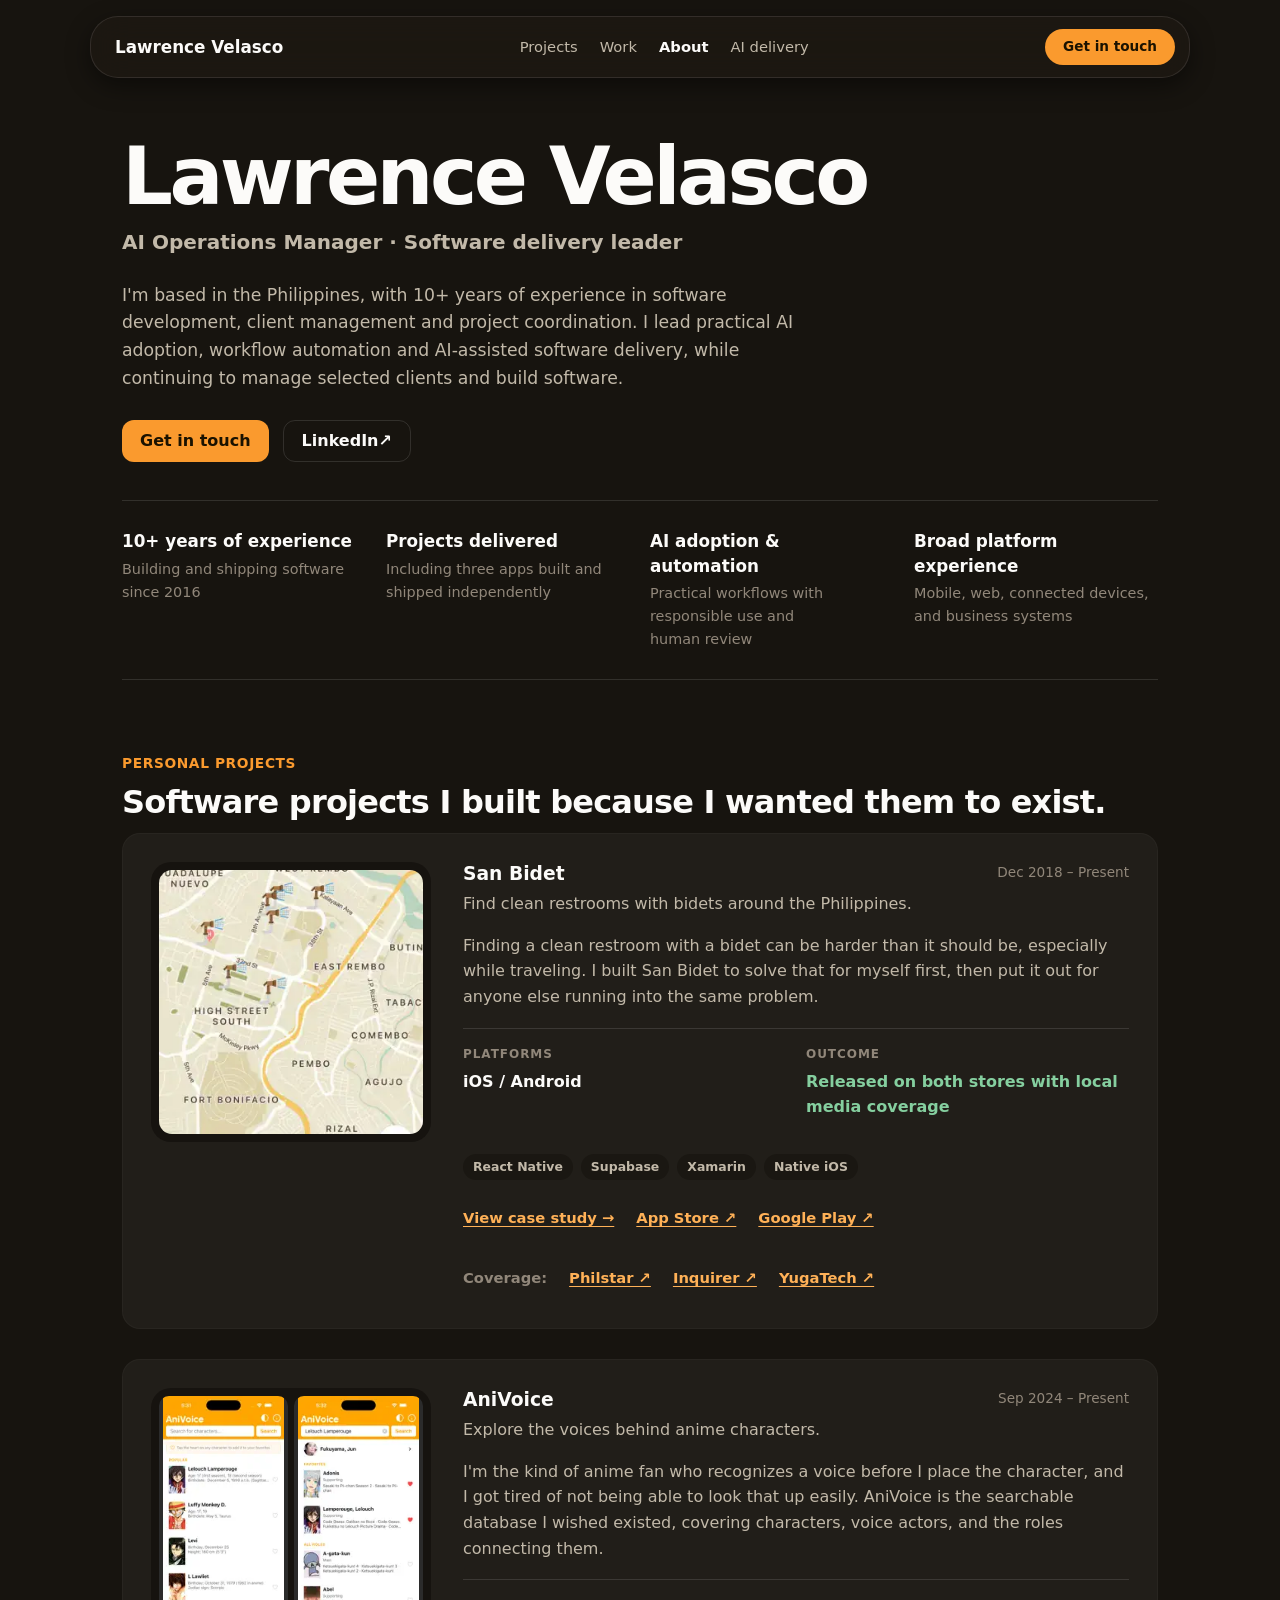
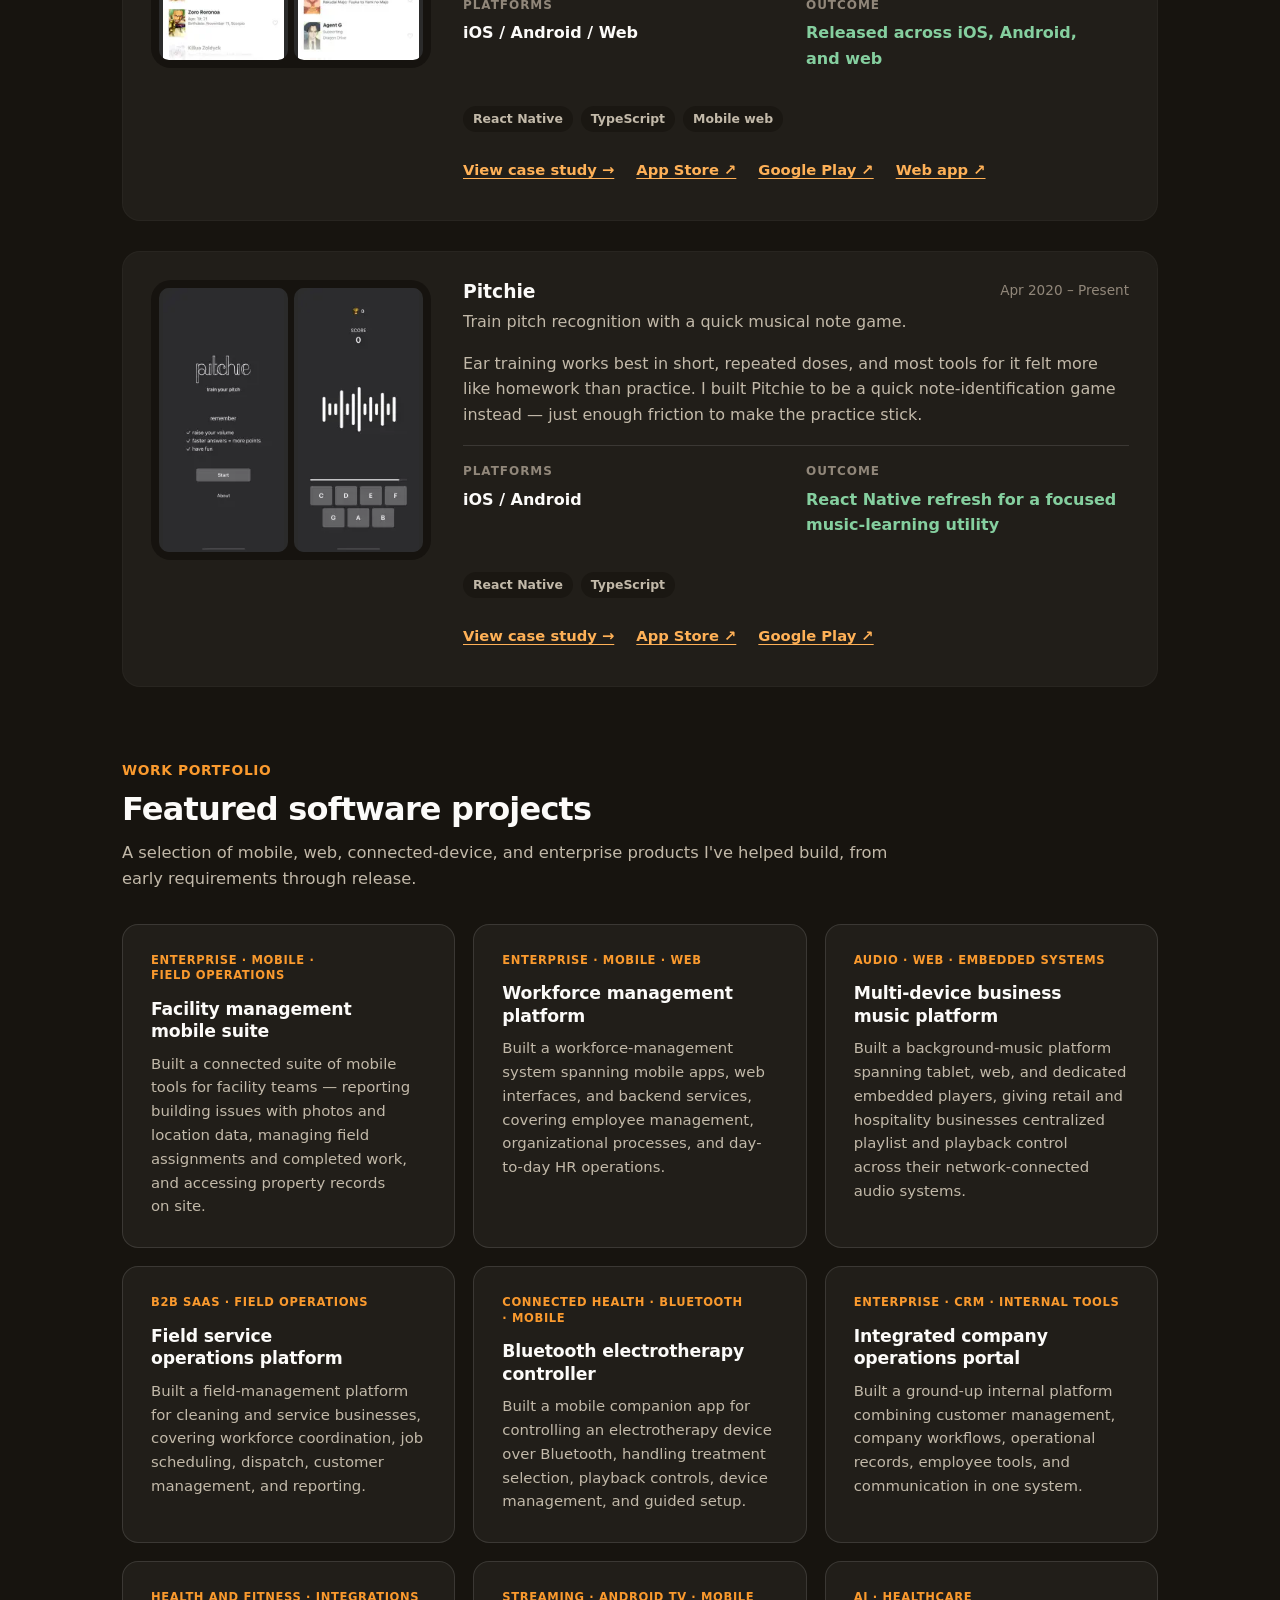
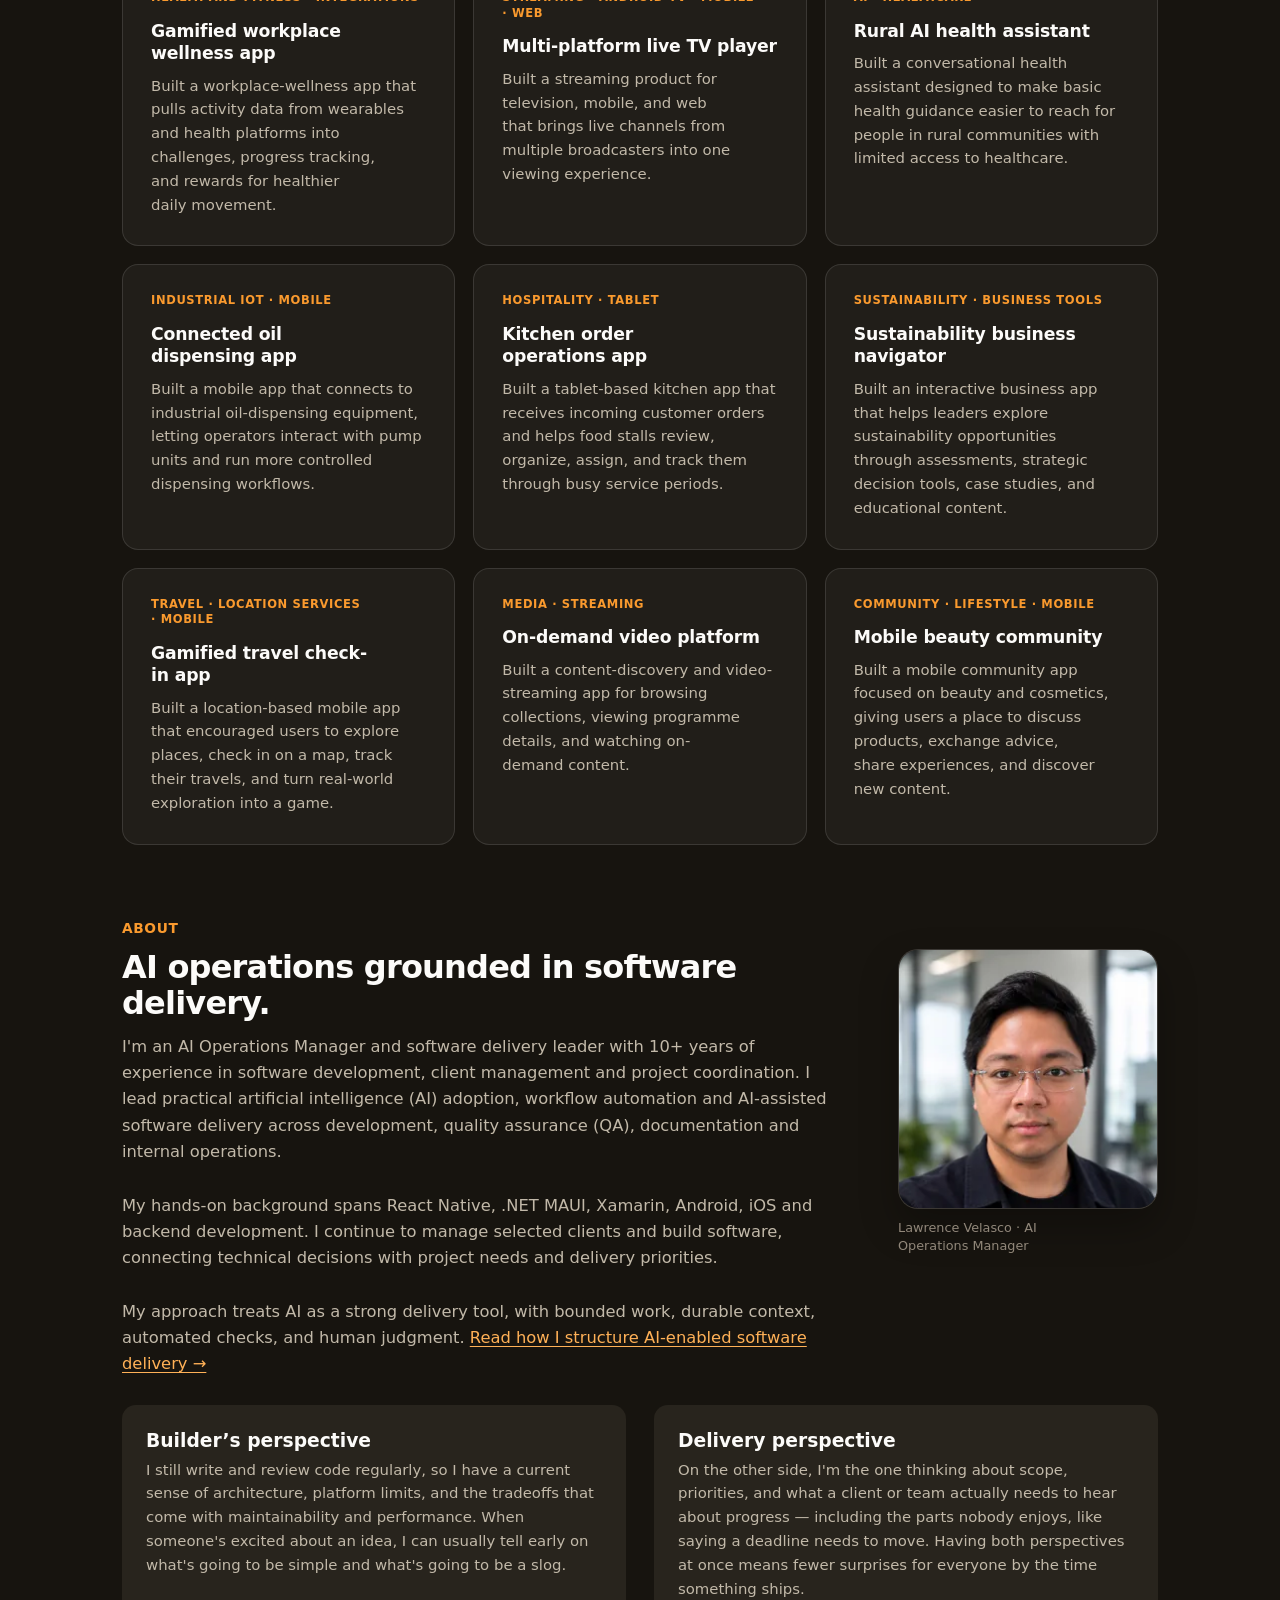
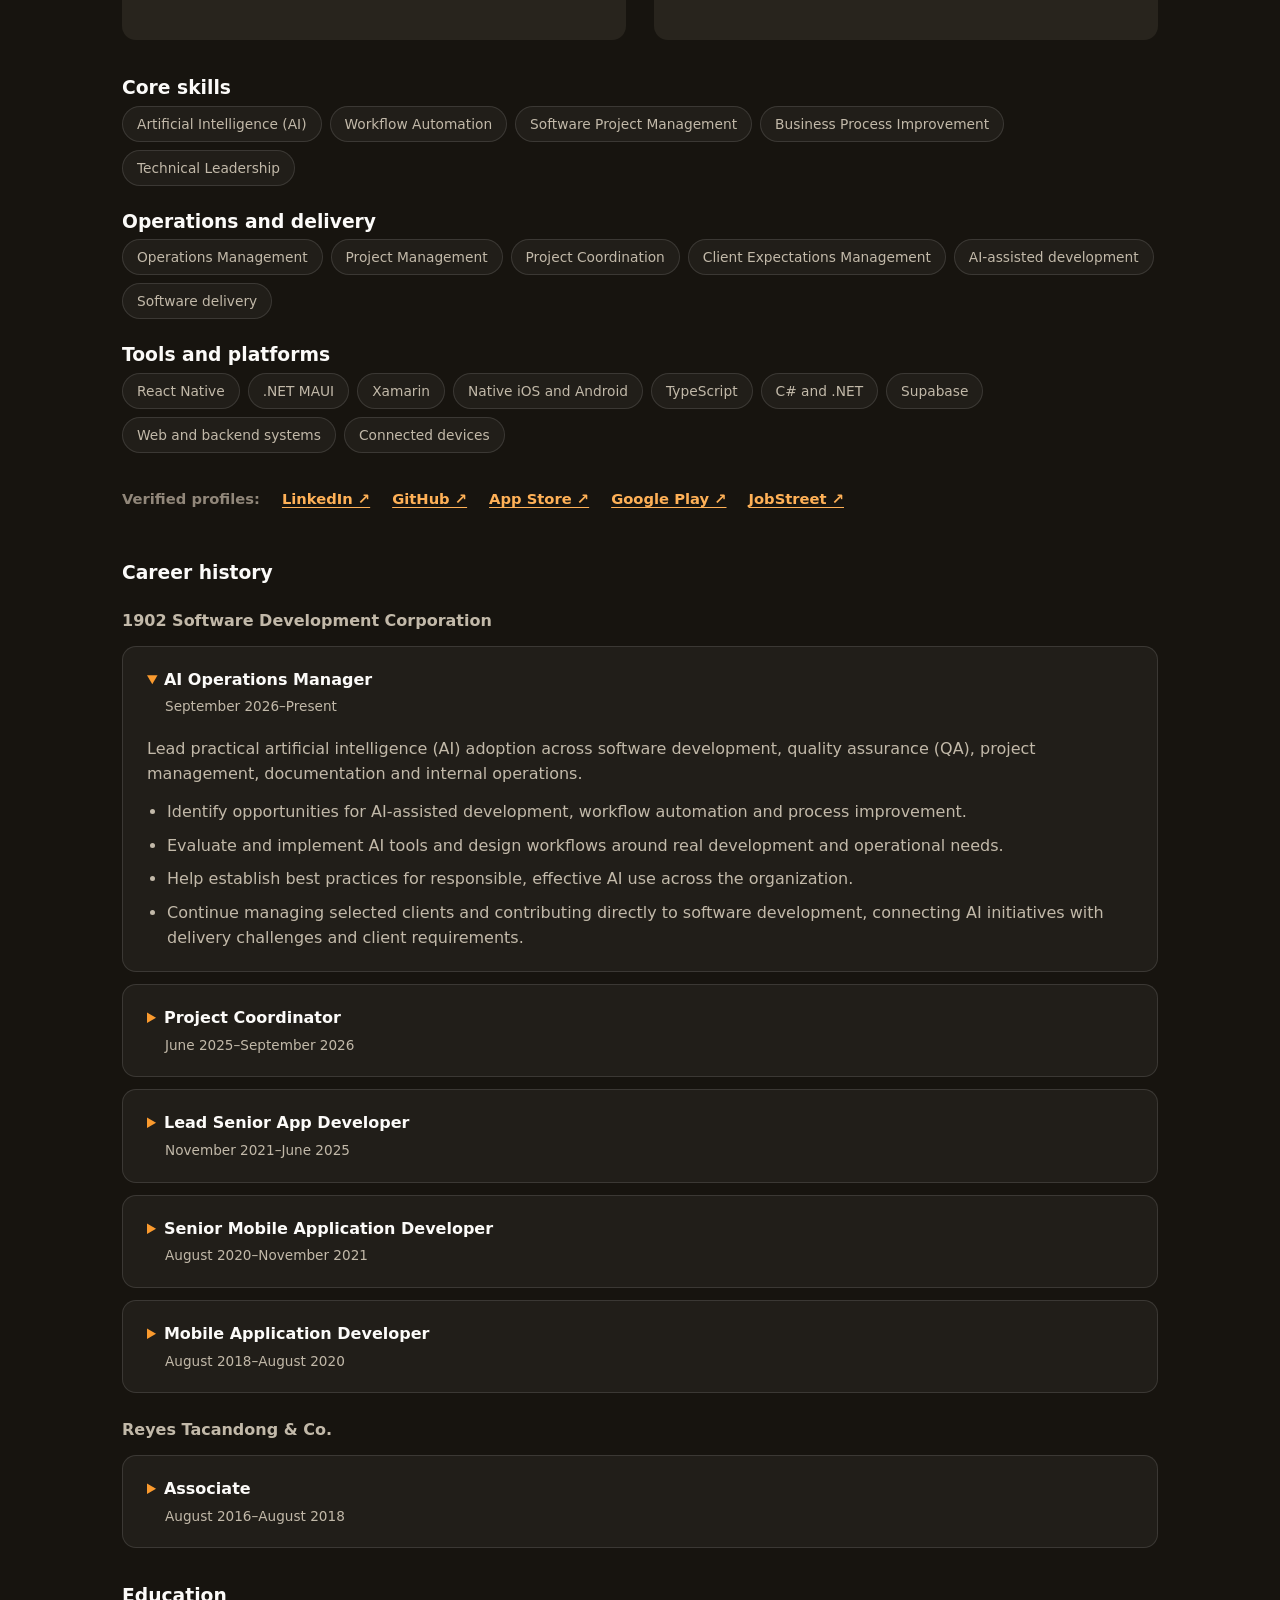
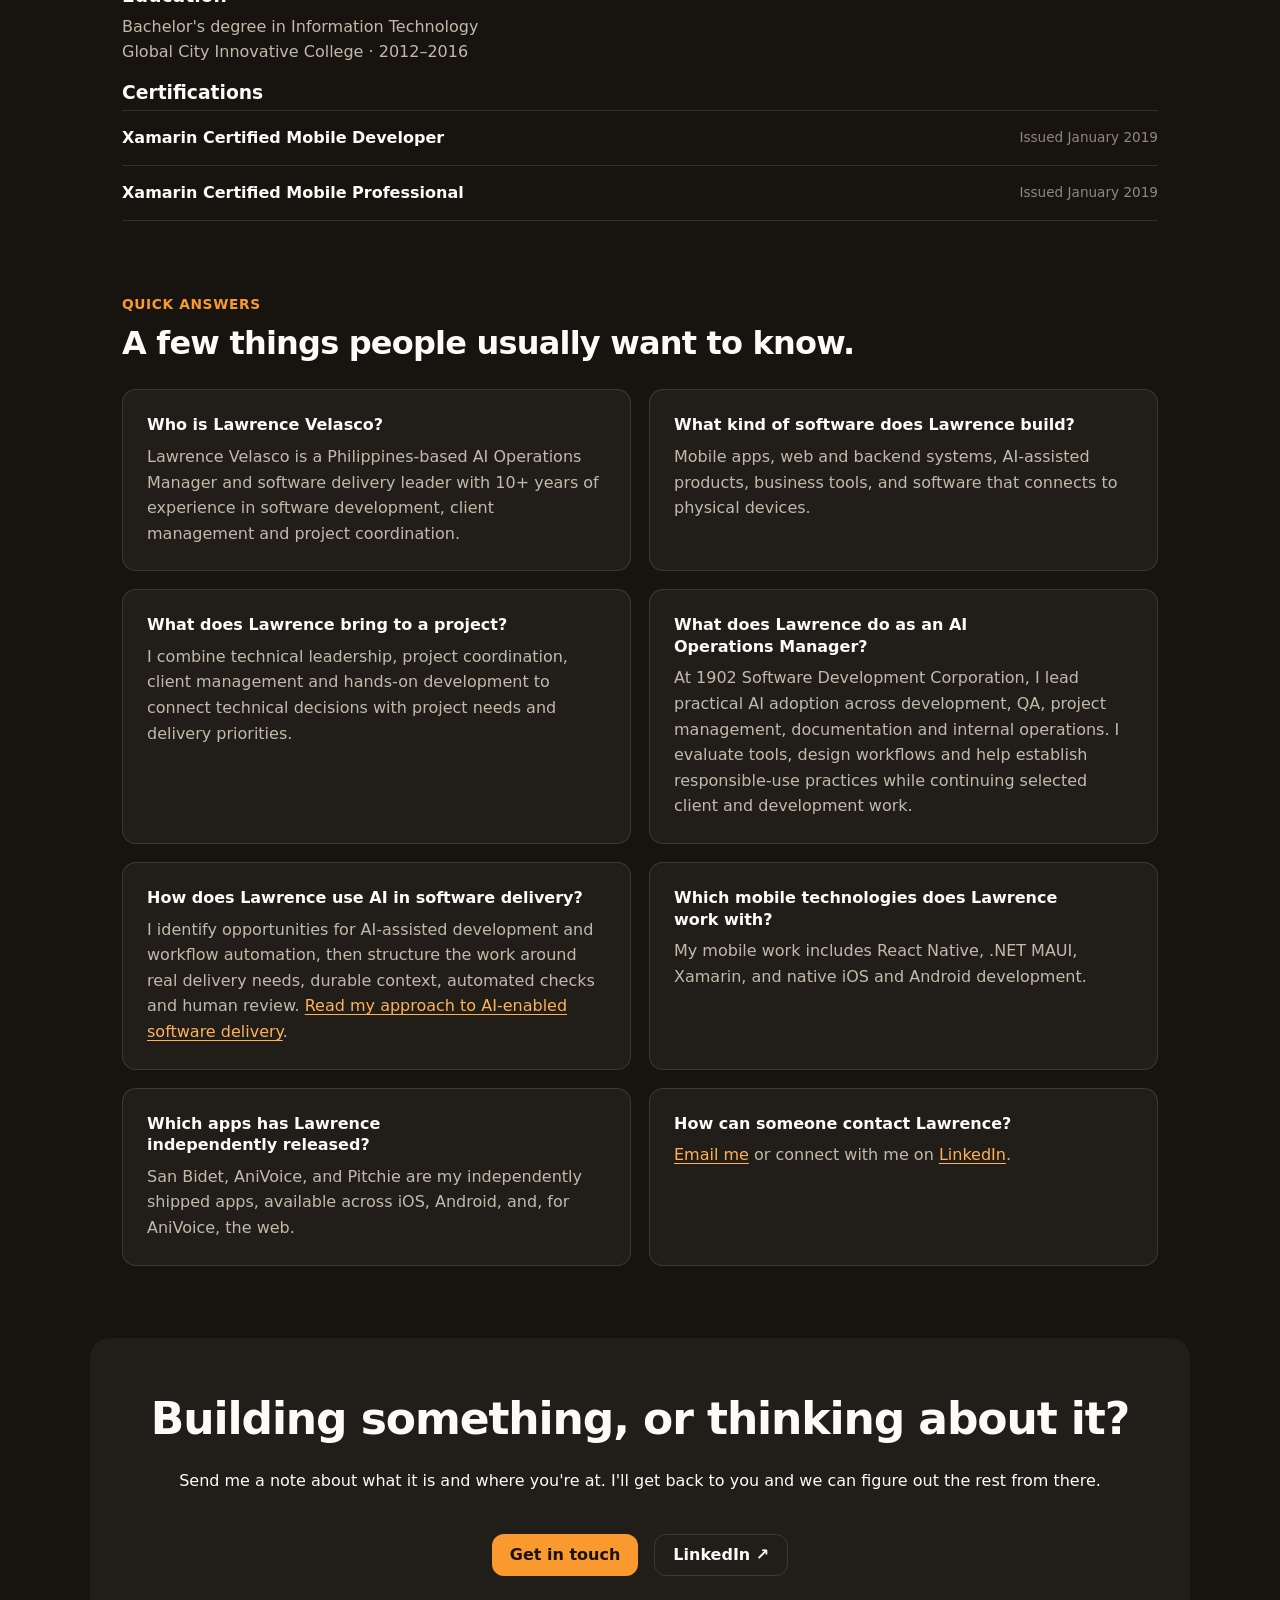
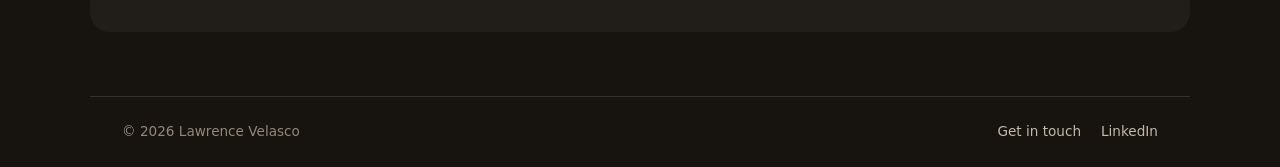
<file: index.html>
<!DOCTYPE html>
<html lang="en">
<head>
  <meta charset="utf-8">
  <meta name="viewport" content="width=device-width, initial-scale=1, viewport-fit=cover">
  <title>Lawrence Velasco | AI Operations Manager &amp; Software Delivery</title>
  <meta name="description" content="Lawrence Velasco is a Philippines-based AI Operations Manager and software delivery leader focused on practical AI adoption, workflow automation and hands-on engineering.">
  <meta name="author" content="Lawrence Velasco">
  <meta name="robots" content="index,follow,max-image-preview:large,max-snippet:-1,max-video-preview:-1">
  <meta name="theme-color" content="#17140f" media="(prefers-color-scheme: dark)">
  <meta name="theme-color" content="#17140f" media="(prefers-color-scheme: light)">
  <meta name="color-scheme" content="dark">
  <meta name="apple-mobile-web-app-status-bar-style" content="black">
  <link rel="icon" type="image/png" sizes="64x64" href="/assets/favicon-64.png">
  <link rel="icon" type="image/png" sizes="32x32" href="/assets/favicon-32.png">
  <link rel="icon" type="image/png" sizes="192x192" href="/assets/favicon-192.png">
  <link rel="icon" type="image/png" sizes="512x512" href="/assets/favicon-512.png">
  <link rel="apple-touch-icon" sizes="180x180" href="/assets/favicon-180.png">
  <link rel="canonical" href="https://lawrencevelasco.com/">
  <link rel="sitemap" type="application/xml" href="https://lawrencevelasco.com/sitemap.xml">
  <style>
    :root { --bg:#17140f; --surface:#211e19; --text:#fcfbf9; --muted:#c2b9a9; --subtle:#91877a; --line:rgba(247,245,241,.12); --accent:#fa9a2e; --accent-strong:#ffb157; --max:1100px; }
    *,*::before,*::after { box-sizing:border-box; }
    html { background-color:var(--bg); color-scheme:dark; }
    body { margin:0; color:var(--text); background-color:var(--bg); font-family:Inter,ui-sans-serif,system-ui,-apple-system,BlinkMacSystemFont,"Segoe UI",sans-serif; line-height:1.6; text-wrap:pretty; }
    .safe-area-cover { position:fixed; z-index:9; top:0; right:0; left:0; height:max(64px,env(safe-area-inset-top)); background:var(--bg); pointer-events:none; }
    .container { width:min(calc(100% - 32px),var(--max)); margin-inline:auto; }
    .site-header { position:sticky; top:16px; z-index:10; width:min(calc(100% - 32px),var(--max)); margin:16px auto 0; border:1px solid rgba(247,245,241,.10); border-radius:28px; background:rgba(31,27,21,.58); box-shadow:0 8px 24px rgba(0,0,0,.45); overflow:hidden; }
    .nav { width:auto; min-height:56px; margin:0; padding:12px 14px 12px 24px; display:flex; gap:20px; align-items:center; justify-content:space-between; }
    .brand { color:var(--text); font-weight:750; font-size:1.05rem; white-space:nowrap; }
    .nav-links { display:flex; gap:22px; align-items:center; }
    .nav-links a { color:var(--muted); font-size:.92rem; font-weight:500; white-space:nowrap; }
    .menu-toggle { display:none; }
    .button { min-height:42px; padding:0 18px; display:inline-flex; align-items:center; justify-content:center; border:0; border-radius:12px; background:var(--accent); color:#1a1200; font-weight:750; text-decoration:none; }
    .button-small { min-height:36px; padding-inline:18px; border-radius:999px; font-size:.85rem; }
    .hero { padding:58px 32px 0; }
    h1,h2,h3,p { margin-top:0; }
    h1 { max-width:900px; margin-bottom:8px; font-size:clamp(3rem,8vw,5rem); line-height:1.02; letter-spacing:-.045em; }
    .hero-title { margin-bottom:24px; color:var(--muted); font-size:1.25rem; font-weight:750; }
    .hero-copy { max-width:700px; margin-bottom:28px; color:var(--muted); font-size:1.08rem; }
    .hero-actions { display:flex; gap:14px; flex-wrap:wrap; }
    .metrics { display:grid; grid-template-columns:repeat(4,1fr); gap:20px; margin:38px 0 0; padding:28px 0; border-top:1px solid var(--line); border-bottom:1px solid var(--line); }
    .metrics div { min-width:0; }
    .metrics dt { font-size:1.05rem; font-weight:800; line-height:1.45; }
    .metrics dd { margin:4px 0 0; color:var(--subtle); font-size:.9rem; }
    @media (max-width:800px) { .nav { flex-wrap:wrap; padding-inline:18px; gap:12px; } .menu-toggle { display:flex; } .nav-links { display:none; } .nav-links.open { display:flex; flex:0 0 100%; flex-direction:column; align-items:stretch; } .nav-contact { display:none; } .hero { padding-inline:0; } .metrics { grid-template-columns:repeat(2,1fr); } }
    @media (max-width:480px) { .metrics { grid-template-columns:1fr; } .hero-actions { align-items:stretch; flex-direction:column; } .button { width:100%; } }
  </style>
  <link rel="preload" href="styles.css?v=20261005" as="style" onload="this.onload=null;this.rel='stylesheet'">
  <noscript><link rel="stylesheet" href="styles.css?v=20261005"></noscript>
  <meta property="og:type" content="website">
  <meta property="og:locale" content="en_PH">
  <meta property="og:site_name" content="Lawrence Velasco">
  <meta property="og:title" content="Lawrence Velasco | AI Operations Manager &amp; Software Delivery">
  <meta property="og:description" content="Practical AI adoption, workflow automation and software delivery leadership, grounded in hands-on mobile and backend engineering.">
  <meta property="og:url" content="https://lawrencevelasco.com/">
  <meta property="og:image" content="https://lawrencevelasco.com/assets/social-preview-v3.jpg">
  <meta property="og:image:width" content="1200">
  <meta property="og:image:height" content="630">
  <meta property="og:image:alt" content="Lawrence Velasco, AI Operations Manager and software delivery leader">
  <meta name="twitter:card" content="summary_large_image">
  <meta name="twitter:title" content="Lawrence Velasco | AI Operations Manager &amp; Software Delivery">
  <meta name="twitter:description" content="Practical AI adoption, workflow automation and software delivery leadership, grounded in hands-on mobile and backend engineering.">
  <meta name="twitter:image" content="https://lawrencevelasco.com/assets/social-preview-v3.jpg">
  <meta name="twitter:image:alt" content="Lawrence Velasco, AI Operations Manager and software delivery leader">
  <script type="application/ld+json">
  {
    "@context": "https://schema.org",
    "@graph": [
      {
        "@type": "Person",
        "@id": "https://lawrencevelasco.com/#lawrence-velasco",
        "name": "Lawrence Velasco",
        "alternateName": "iamlawrencev",
        "url": "https://lawrencevelasco.com/",
        "jobTitle": "AI Operations Manager",
        "worksFor": {"@type": "Organization", "name": "1902 Software Development Corporation"},
        "alumniOf": {"@type": "CollegeOrUniversity", "name": "Global City Innovative College"},
        "description": "Lawrence Velasco is a Philippines-based AI Operations Manager and software delivery leader focused on practical AI adoption, workflow automation and hands-on engineering.",
        "image": {
          "@type": "ImageObject",
          "@id": "https://lawrencevelasco.com/#portrait",
          "url": "https://lawrencevelasco.com/assets/lawrence-velasco-portrait-1021.webp",
          "contentUrl": "https://lawrencevelasco.com/assets/lawrence-velasco-portrait-1021.webp",
          "width": 1021,
          "height": 1021,
          "caption": "Portrait of Lawrence Velasco"
        },
        "sameAs": [
          "https://www.linkedin.com/in/iamlawrencev/",
          "https://github.com/iamlawrencev",
          "https://apps.apple.com/us/developer/lawrence-velasco/id1447757334",
          "https://play.google.com/store/apps/developer?id=Lawrence+Velasco",
          "https://ph.jobstreet.com/profiles/lawrence-velasco-fwvxbtzc7h"
        ],
        "knowsAbout": ["Artificial Intelligence (AI)", "Workflow Automation", "Software Project Management", "Business Process Improvement", "Technical Leadership", "Operations Management", "Project Management", "Project Coordination", "Client Expectations Management", "AI-assisted development", "React Native", ".NET MAUI", "Xamarin", "Native iOS", "Native Android", "TypeScript", "C#", ".NET", "Supabase", "Web development", "Backend development", "Connected devices", "Mobile architecture", "Software delivery"],
        "subjectOf": [
          {"@type": "CreativeWork", "name": "Filipino launches San Bidet navigation app for nature calls", "url": "https://www.philstar.com/lifestyle/on-the-radar/2019/01/14/1885041/filipino-launches-san-bidet-navigation-app-nature-calls"},
          {"@type": "CreativeWork", "name": "San Bidet", "url": "https://opinion.inquirer.net/125395/san-bidet"},
          {"@type": "CreativeWork", "name": "San Bidet: a mobile app for your call of nature urges", "url": "https://www.yugatech.com/news/san-bidet-a-mobile-app-for-your-call-of-nature-urges/"}
        ]
      },
      {
        "@type": "WebSite",
        "@id": "https://lawrencevelasco.com/#website",
        "url": "https://lawrencevelasco.com/",
        "name": "Lawrence Velasco",
        "inLanguage": "en",
        "publisher": {"@id": "https://lawrencevelasco.com/#lawrence-velasco"}
      },
      {
        "@type": "ProfilePage",
        "@id": "https://lawrencevelasco.com/#webpage",
        "url": "https://lawrencevelasco.com/",
        "name": "Lawrence Velasco | AI Operations Manager & Software Delivery",
        "description": "Lawrence Velasco is a Philippines-based AI Operations Manager and software delivery leader focused on practical AI adoption, workflow automation and hands-on engineering.",
        "dateModified": "2026-10-05T00:00:00+08:00",
        "isPartOf": {"@id": "https://lawrencevelasco.com/#website"},
        "primaryImageOfPage": {"@id": "https://lawrencevelasco.com/#portrait"},
        "mainEntity": {"@id": "https://lawrencevelasco.com/#lawrence-velasco"},
        "about": {"@id": "https://lawrencevelasco.com/#lawrence-velasco"},
        "author": {"@id": "https://lawrencevelasco.com/#lawrence-velasco"},
        "inLanguage": "en"
      },
      {
        "@type": "SoftwareApplication",
        "@id": "https://lawrencevelasco.com/projects/san-bidet/#application",
        "name": "San Bidet",
        "applicationCategory": "NavigationApplication",
        "operatingSystem": "iOS, Android",
        "description": "An independently shipped restroom finder that helps people locate bidets around the Philippines.",
        "author": {"@id": "https://lawrencevelasco.com/#lawrence-velasco"},
        "url": "https://lawrencevelasco.com/projects/san-bidet/",
        "sameAs": ["https://apps.apple.com/ph/app/san-bidet/id1447757335", "https://play.google.com/store/apps/details?id=com.iamlawrencev.sanbidet"]
      },
      {
        "@type": "SoftwareApplication",
        "@id": "https://lawrencevelasco.com/projects/anivoice/#application",
        "name": "AniVoice",
        "applicationCategory": "EntertainmentApplication",
        "operatingSystem": "iOS, Android, Web",
        "description": "An independently shipped app for discovering anime characters, voice actors, and related roles.",
        "author": {"@id": "https://lawrencevelasco.com/#lawrence-velasco"},
        "url": "https://lawrencevelasco.com/projects/anivoice/",
        "sameAs": ["https://apps.apple.com/us/app/anivoice/id6633447119", "https://play.google.com/store/apps/details?id=com.iamlawrencev.AniVoice", "https://anivoice.lawrencevelasco.com/"]
      },
      {
        "@type": "SoftwareApplication",
        "@id": "https://lawrencevelasco.com/projects/pitchie/#application",
        "name": "Pitchie",
        "applicationCategory": "EducationalApplication",
        "operatingSystem": "iOS, Android",
        "description": "An independently shipped pitch-recognition training app with a quick musical-note game.",
        "author": {"@id": "https://lawrencevelasco.com/#lawrence-velasco"},
        "url": "https://lawrencevelasco.com/projects/pitchie/",
        "sameAs": ["https://apps.apple.com/us/app/pitchie/id1506482999", "https://play.google.com/store/apps/details?id=com.iamlawrencev.pitchie"]
      }
    ]
  }
  </script>
</head>
<body>
  <div class="safe-area-cover" aria-hidden="true"></div>
  <header class="site-header">
    <nav class="nav container" aria-label="Primary navigation">
      <a class="brand" href="#home">Lawrence Velasco</a>
      <button class="menu-toggle" type="button" aria-label="Menu" aria-expanded="false" aria-controls="nav-links">
        <svg class="menu-icon menu-icon-open" width="18" height="18" viewBox="0 0 24 24" fill="none" stroke="currentColor" stroke-width="2" stroke-linecap="round" aria-hidden="true"><line x1="4" y1="7" x2="20" y2="7"></line><line x1="4" y1="12" x2="20" y2="12"></line><line x1="4" y1="17" x2="20" y2="17"></line></svg>
        <svg class="menu-icon menu-icon-close" width="18" height="18" viewBox="0 0 24 24" fill="none" stroke="currentColor" stroke-width="2" stroke-linecap="round" aria-hidden="true"><line x1="5" y1="5" x2="19" y2="19"></line><line x1="19" y1="5" x2="5" y2="19"></line></svg>
      </button>
      <div class="nav-links" id="nav-links">
        <a href="#projects" data-nav-section="projects">Projects</a>
        <a href="#experience" data-nav-section="experience">Work</a>
        <a href="#about" data-nav-section="about">About</a>
        <a href="/ai-enabled-software-delivery/">AI delivery</a>
      </div>
      <a class="button button-small nav-contact email-link" href="#contact" data-email-link>Get in touch</a>
    </nav>
  </header>

  <main id="home">
    <section class="hero container">
      <h1>Lawrence Velasco</h1>
      <p class="hero-title">AI Operations Manager · Software delivery leader</p>
      <p class="hero-copy">I'm based in the Philippines, with 10+ years of experience in software development, client management and project coordination. I lead practical AI adoption, workflow automation and AI-assisted software delivery, while continuing to manage selected clients and build software.</p>
      <div class="hero-actions">
        <a class="button email-link" href="#contact" data-email-link>Get in touch</a>
        <a class="button button-secondary" href="https://www.linkedin.com/in/iamlawrencev/" target="_blank" rel="noopener noreferrer">LinkedIn <span aria-hidden="true">↗</span></a>
      </div>
      <dl class="metrics">
        <div><dt>10+ years of experience</dt><dd>Building and shipping software since 2016</dd></div>
        <div><dt>Projects delivered</dt><dd>Including three apps built and shipped independently</dd></div>
        <div><dt>AI adoption &amp; automation</dt><dd>Practical workflows with responsible use and human review</dd></div>
        <div><dt>Broad platform experience</dt><dd>Mobile, web, connected devices, and business systems</dd></div>
      </dl>
    </section>

    <section class="section container" id="projects">
      <p class="eyebrow">Personal projects</p>
      <h2>Software projects I built because I wanted them to exist.</h2>
      <div class="project-list">
        <article class="project-card" id="san-bidet">
          <div class="project-visual"><img src="assets/projects/san-bidet-app-store-320.webp" srcset="assets/projects/san-bidet-app-store-256.webp 256w, assets/projects/san-bidet-app-store-320.webp 320w" sizes="(max-width: 800px) 252px, 280px" width="320" height="569" loading="lazy" decoding="async" alt="San Bidet map showing restroom and bidet locations in Metro Manila"></div>
          <div class="project-content">
            <div class="project-heading"><div><h3>San Bidet</h3><p>Find clean restrooms with bidets around the Philippines.</p></div><time datetime="2018-12">Dec 2018 – Present</time></div>
            <p>Finding a clean restroom with a bidet can be harder than it should be, especially while traveling. I built San Bidet to solve that for myself first, then put it out for anyone else running into the same problem.</p>
            <dl class="project-facts"><div><dt>Platforms</dt><dd>iOS / Android</dd></div><div><dt>Outcome</dt><dd>Released on both stores with local media coverage</dd></div></dl>
            <ul class="tags"><li>React Native</li><li>Supabase</li><li>Xamarin</li><li>Native iOS</li></ul>
            <p class="store-links"><a href="/projects/san-bidet/">View case study →</a><a href="https://apps.apple.com/ph/app/san-bidet/id1447757335" target="_blank" rel="noopener noreferrer">App Store ↗</a><a href="https://play.google.com/store/apps/details?id=com.iamlawrencev.sanbidet" target="_blank" rel="noopener noreferrer">Google Play ↗</a></p>
            <p class="press-links"><span>Coverage:</span> <a href="https://www.philstar.com/lifestyle/on-the-radar/2019/01/14/1885041/filipino-launches-san-bidet-navigation-app-nature-calls" target="_blank" rel="noopener noreferrer">Philstar ↗</a><a href="https://opinion.inquirer.net/125395/san-bidet" target="_blank" rel="noopener noreferrer">Inquirer ↗</a><a href="https://www.yugatech.com/news/san-bidet-a-mobile-app-for-your-call-of-nature-urges/" target="_blank" rel="noopener noreferrer">YugaTech ↗</a></p>
          </div>
        </article>

        <article class="project-card" id="anivoice">
          <div class="project-visual project-visual-pair">
            <img src="assets/projects/anivoice-app-store-1-160.webp" srcset="assets/projects/anivoice-app-store-1-160.webp 160w, assets/projects/anivoice-app-store-1-240.webp 240w" sizes="(max-width: 800px) 50vw, 140px" width="160" height="347" loading="lazy" decoding="async" alt="AniVoice popular anime character list">
            <img src="assets/projects/anivoice-app-store-2-160.webp" srcset="assets/projects/anivoice-app-store-2-160.webp 160w, assets/projects/anivoice-app-store-2-240.webp 240w" sizes="(max-width: 800px) 50vw, 140px" width="160" height="347" loading="lazy" decoding="async" alt="AniVoice anime character search results">
          </div>
          <div class="project-content">
            <div class="project-heading"><div><h3>AniVoice</h3><p>Explore the voices behind anime characters.</p></div><time datetime="2024-09">Sep 2024 – Present</time></div>
            <p>I'm the kind of anime fan who recognizes a voice before I place the character, and I got tired of not being able to look that up easily. AniVoice is the searchable database I wished existed, covering characters, voice actors, and the roles connecting them.</p>
            <dl class="project-facts"><div><dt>Platforms</dt><dd>iOS / Android / Web</dd></div><div><dt>Outcome</dt><dd>Released across iOS, Android, and web</dd></div></dl>
            <ul class="tags"><li>React Native</li><li>TypeScript</li><li>Mobile web</li></ul>
            <p class="store-links"><a href="/projects/anivoice/">View case study →</a><a href="https://apps.apple.com/us/app/anivoice/id6633447119" target="_blank" rel="noopener noreferrer">App Store ↗</a><a href="https://play.google.com/store/apps/details?id=com.iamlawrencev.AniVoice" target="_blank" rel="noopener noreferrer">Google Play ↗</a><a href="https://anivoice.lawrencevelasco.com/" target="_blank" rel="noopener noreferrer">Web app ↗</a></p>
          </div>
        </article>

        <article class="project-card" id="pitchie">
          <div class="project-visual project-visual-pair">
            <img src="assets/projects/pitchie-app-store-160.webp" srcset="assets/projects/pitchie-app-store-160.webp 160w, assets/projects/pitchie-app-store-240.webp 240w" sizes="(max-width: 800px) 50vw, 140px" width="160" height="347" loading="lazy" decoding="async" alt="Pitchie start screen">
            <img src="assets/projects/pitchie-app-store-2-160.webp" srcset="assets/projects/pitchie-app-store-2-160.webp 160w, assets/projects/pitchie-app-store-2-240.webp 240w" sizes="(max-width: 800px) 50vw, 140px" width="160" height="347" loading="lazy" decoding="async" alt="Pitchie pitch-recognition game screen">
          </div>
          <div class="project-content">
            <div class="project-heading"><div><h3>Pitchie</h3><p>Train pitch recognition with a quick musical note game.</p></div><time datetime="2020-04">Apr 2020 – Present</time></div>
            <p>Ear training works best in short, repeated doses, and most tools for it felt more like homework than practice. I built Pitchie to be a quick note-identification game instead — just enough friction to make the practice stick.</p>
            <dl class="project-facts"><div><dt>Platforms</dt><dd>iOS / Android</dd></div><div><dt>Outcome</dt><dd>React Native refresh for a focused music-learning utility</dd></div></dl>
            <ul class="tags"><li>React Native</li><li>TypeScript</li></ul>
            <p class="store-links"><a href="/projects/pitchie/">View case study →</a><a href="https://apps.apple.com/us/app/pitchie/id1506482999" target="_blank" rel="noopener noreferrer">App Store ↗</a><a href="https://play.google.com/store/apps/details?id=com.iamlawrencev.pitchie" target="_blank" rel="noopener noreferrer">Google Play ↗</a></p>
          </div>
        </article>
      </div>
    </section>

    <section class="section container" id="experience">
      <p class="eyebrow">Work portfolio</p>
      <h2>Featured software projects</h2>
      <p class="section-intro">A selection of mobile, web, connected-device, and enterprise products I've helped build, from early requirements through release.</p>
      <div class="featured-work-grid">
          <article class="featured-work-card"><p class="work-kicker">Enterprise · Mobile · Field Operations</p><h3>Facility management mobile suite</h3><p>Built a connected suite of mobile tools for facility teams — reporting building issues with photos and location data, managing field assignments and completed work, and accessing property records on site.</p></article>
          <article class="featured-work-card"><p class="work-kicker">Enterprise · Mobile · Web</p><h3>Workforce management platform</h3><p>Built a workforce-management system spanning mobile apps, web interfaces, and backend services, covering employee management, organizational processes, and day-to-day HR operations.</p></article>
          <article class="featured-work-card"><p class="work-kicker">Audio · Web · Embedded Systems</p><h3>Multi-device business music platform</h3><p>Built a background-music platform spanning tablet, web, and dedicated embedded players, giving retail and hospitality businesses centralized playlist and playback control across their network-connected audio systems.</p></article>
          <article class="featured-work-card"><p class="work-kicker">B2B SaaS · Field Operations</p><h3>Field service operations platform</h3><p>Built a field-management platform for cleaning and service businesses, covering workforce coordination, job scheduling, dispatch, customer management, and reporting.</p></article>
          <article class="featured-work-card"><p class="work-kicker">Connected Health · Bluetooth · Mobile</p><h3>Bluetooth electrotherapy controller</h3><p>Built a mobile companion app for controlling an electrotherapy device over Bluetooth, handling treatment selection, playback controls, device management, and guided setup.</p></article>
          <article class="featured-work-card"><p class="work-kicker">Enterprise · CRM · Internal Tools</p><h3>Integrated company operations portal</h3><p>Built a ground-up internal platform combining customer management, company workflows, operational records, employee tools, and communication in one system.</p></article>
        <article class="featured-work-card"><p class="work-kicker">Health and Fitness · Integrations</p><h3>Gamified workplace wellness app</h3><p>Built a workplace-wellness app that pulls activity data from wearables and health platforms into challenges, progress tracking, and rewards for healthier daily movement.</p></article>
        <article class="featured-work-card"><p class="work-kicker">Streaming · Android TV · Mobile · Web</p><h3>Multi-platform live TV player</h3><p>Built a streaming product for television, mobile, and web that brings live channels from multiple broadcasters into one viewing experience.</p></article>
        <article class="featured-work-card"><p class="work-kicker">AI · Healthcare</p><h3>Rural AI health assistant</h3><p>Built a conversational health assistant designed to make basic health guidance easier to reach for people in rural communities with limited access to healthcare.</p></article>
        <article class="featured-work-card"><p class="work-kicker">Industrial IoT · Mobile</p><h3>Connected oil dispensing app</h3><p>Built a mobile app that connects to industrial oil-dispensing equipment, letting operators interact with pump units and run more controlled dispensing workflows.</p></article>
        <article class="featured-work-card"><p class="work-kicker">Hospitality · Tablet</p><h3>Kitchen order operations app</h3><p>Built a tablet-based kitchen app that receives incoming customer orders and helps food stalls review, organize, assign, and track them through busy service periods.</p></article>
        <article class="featured-work-card"><p class="work-kicker">Sustainability · Business Tools</p><h3>Sustainability business navigator</h3><p>Built an interactive business app that helps leaders explore sustainability opportunities through assessments, strategic decision tools, case studies, and educational content.</p></article>
        <article class="featured-work-card"><p class="work-kicker">Travel · Location Services · Mobile</p><h3>Gamified travel check-in app</h3><p>Built a location-based mobile app that encouraged users to explore places, check in on a map, track their travels, and turn real-world exploration into a game.</p></article>
        <article class="featured-work-card"><p class="work-kicker">Media · Streaming</p><h3>On-demand video platform</h3><p>Built a content-discovery and video-streaming app for browsing collections, viewing programme details, and watching on-demand content.</p></article>
        <article class="featured-work-card"><p class="work-kicker">Community · Lifestyle · Mobile</p><h3>Mobile beauty community</h3><p>Built a mobile community app focused on beauty and cosmetics, giving users a place to discuss products, exchange advice, share experiences, and discover new content.</p></article>
      </div>
    </section>

    <section class="section container" id="about">
      <p class="eyebrow">About</p>
      <div class="about-profile">
        <div>
          <h2>AI operations grounded in software delivery.</h2>
          <p class="section-intro">I'm an AI Operations Manager and software delivery leader with 10+ years of experience in software development, client management and project coordination. I lead practical artificial intelligence (AI) adoption, workflow automation and AI-assisted software delivery across development, quality assurance (QA), documentation and internal operations.</p>
          <p class="section-intro">My hands-on background spans React Native, .NET MAUI, Xamarin, Android, iOS and backend development. I continue to manage selected clients and build software, connecting technical decisions with project needs and delivery priorities.</p>
          <p class="section-intro">My approach treats AI as a strong delivery tool, with bounded work, durable context, automated checks, and human judgment. <a href="/ai-enabled-software-delivery/">Read how I structure AI-enabled software delivery →</a></p>
        </div>
        <figure class="profile-portrait">
          <img src="/assets/lawrence-velasco-portrait-260.webp" srcset="/assets/lawrence-velasco-portrait-260.webp 260w, /assets/lawrence-velasco-portrait-512.webp 512w, /assets/lawrence-velasco-portrait-520.webp 520w, /assets/lawrence-velasco-portrait-1021.webp 1021w" sizes="(max-width: 800px) 220px, 260px" width="260" height="260" loading="lazy" decoding="async" alt="Portrait of Lawrence Velasco, AI Operations Manager and software delivery leader">
          <figcaption>Lawrence Velasco · AI Operations Manager</figcaption>
        </figure>
      </div>
      <div class="about-grid"><article><h3>Builder’s perspective</h3><p>I still write and review code regularly, so I have a current sense of architecture, platform limits, and the tradeoffs that come with maintainability and performance. When someone's excited about an idea, I can usually tell early on what's going to be simple and what's going to be a slog.</p></article><article><h3>Delivery perspective</h3><p>On the other side, I'm the one thinking about scope, priorities, and what a client or team actually needs to hear about progress — including the parts nobody enjoys, like saying a deadline needs to move. Having both perspectives at once means fewer surprises for everyone by the time something ships.</p></article></div>
      <div class="skills-groups">
        <div><h3>Core skills</h3><ul class="skill-list"><li>Artificial Intelligence (AI)</li><li>Workflow Automation</li><li>Software Project Management</li><li>Business Process Improvement</li><li>Technical Leadership</li></ul></div>
        <div><h3>Operations and delivery</h3><ul class="skill-list"><li>Operations Management</li><li>Project Management</li><li>Project Coordination</li><li>Client Expectations Management</li><li>AI-assisted development</li><li>Software delivery</li></ul></div>
        <div><h3>Tools and platforms</h3><ul class="skill-list"><li>React Native</li><li>.NET MAUI</li><li>Xamarin</li><li>Native iOS and Android</li><li>TypeScript</li><li>C# and .NET</li><li>Supabase</li><li>Web and backend systems</li><li>Connected devices</li></ul></div>
      </div>
      <p class="profile-links"><span>Verified profiles:</span> <a href="https://www.linkedin.com/in/iamlawrencev/" target="_blank" rel="me noopener noreferrer">LinkedIn ↗</a><a href="https://github.com/iamlawrencev" target="_blank" rel="me noopener noreferrer">GitHub ↗</a><a href="https://apps.apple.com/us/developer/lawrence-velasco/id1447757334" target="_blank" rel="me noopener noreferrer">App Store ↗</a><a href="https://play.google.com/store/apps/developer?id=Lawrence+Velasco" target="_blank" rel="me noopener noreferrer">Google Play ↗</a><a href="https://ph.jobstreet.com/profiles/lawrence-velasco-fwvxbtzc7h" target="_blank" rel="me noopener noreferrer">JobStreet ↗</a></p>
      <div class="career-history" id="career" aria-labelledby="career-title">
        <h3 id="career-title">Career history</h3>
        <p class="career-company">1902 Software Development Corporation</p>
        <details class="career-role" open>
          <summary><strong>AI Operations Manager</strong><span class="career-dates"><time datetime="2026-09">September 2026</time>–Present</span></summary>
          <p>Lead practical artificial intelligence (AI) adoption across software development, quality assurance (QA), project management, documentation and internal operations.</p>
          <ul>
            <li>Identify opportunities for AI-assisted development, workflow automation and process improvement.</li>
            <li>Evaluate and implement AI tools and design workflows around real development and operational needs.</li>
            <li>Help establish best practices for responsible, effective AI use across the organization.</li>
            <li>Continue managing selected clients and contributing directly to software development, connecting AI initiatives with delivery challenges and client requirements.</li>
          </ul>
        </details>
        <details class="career-role">
          <summary><strong>Project Coordinator</strong><span class="career-dates"><time datetime="2025-06">June 2025</time>–<time datetime="2026-09">September 2026</time></span></summary>
          <p>Coordinated software delivery, combining client communication, project management and hands-on development.</p>
          <ul>
            <li>Clarified project scope, priorities and requirements with clients and development teams.</li>
            <li>Coordinated timelines and communicated delivery progress, technical tradeoffs and changing priorities.</li>
            <li>Connected business needs with technical decisions to help move software projects from idea to release.</li>
            <li>Maintained direct involvement in development and code review alongside project coordination.</li>
          </ul>
        </details>
        <details class="career-role">
          <summary><strong>Lead Senior App Developer</strong><span class="career-dates"><time datetime="2021-11">November 2021</time>–<time datetime="2025-06">June 2025</time></span></summary>
          <p>Led mobile application development while remaining hands-on with implementation and code review.</p>
          <ul>
            <li>Developed cross-platform iOS and Android applications using React Native, .NET MAUI and Xamarin.</li>
            <li>Reviewed code and helped guide technical decisions around architecture, maintainability and platform constraints.</li>
            <li>Worked across mobile applications and backend systems to turn project requirements into working software.</li>
            <li>Combined technical leadership with practical software delivery, supporting projects from development through release.</li>
          </ul>
        </details>
        <details class="career-role">
          <summary><strong>Senior Mobile Application Developer</strong><span class="career-dates"><time datetime="2020-08">August 2020</time>–<time datetime="2021-11">November 2021</time></span></summary>
          <p>Developed cross-platform mobile applications for iOS and Android, building on experience with Xamarin and .NET technologies.</p>
          <ul>
            <li>Implemented mobile application features and connected mobile interfaces with backend functionality.</li>
            <li>Contributed hands-on software development across front-end and back-end requirements.</li>
            <li>Applied C# and Xamarin experience to mobile development and ongoing application improvements.</li>
          </ul>
        </details>
        <details class="career-role">
          <summary><strong>Mobile Application Developer</strong><span class="career-dates"><time datetime="2018-08">August 2018</time>–<time datetime="2020-08">August 2020</time></span></summary>
          <p>Built cross-platform mobile applications for iOS and Android using Xamarin and .NET technologies.</p>
          <ul>
            <li>Implemented application features using C# and Xamarin.Forms.</li>
            <li>Contributed to mobile interfaces and backend-connected functionality.</li>
            <li>Earned Xamarin Certified Mobile Developer and Xamarin Certified Mobile Professional credentials in January 2019.</li>
          </ul>
        </details>
        <p class="career-company">Reyes Tacandong &amp; Co.</p>
        <details class="career-role">
          <summary><strong>Associate</strong><span class="career-dates"><time datetime="2016-08">August 2016</time>–<time datetime="2018-08">August 2018</time></span></summary>
          <p>Combined enterprise software development, report automation and IT audit work.</p>
          <ul>
            <li>Developed a web ERP system and mobile point-of-sale (POS) solution using Xamarin.Forms, C#, Angular 4 and TypeScript to consolidate transactions across food-industry branches.</li>
            <li>Automated and consolidated SAP and other ERP reports using Microsoft Excel and VBA macros for user access reviews.</li>
            <li>Reviewed user access for appropriateness and segregation of duties.</li>
            <li>Fixed bugs and added features to client ERP and human resource information systems (HRIS) using VB6 and Microsoft SQL Server (MSSQL).</li>
            <li>Audited databases and operating systems against BSP Circular 808, covering Oracle Database, MSSQL, Windows Server, Oracle Enterprise Linux, Red Hat Enterprise Linux and IBM AIX.</li>
            <li>Reviewed a PowerBuilder/MSSQL banking system for source-code vulnerabilities and programming issues.</li>
          </ul>
        </details>
      </div>
      <div class="education-credentials">
        <h3>Education</h3>
        <p>Bachelor's degree in Information Technology<br>Global City Innovative College · <time datetime="2012">2012</time>–<time datetime="2016">2016</time></p>
        <h3>Certifications</h3>
        <dl class="certifications">
          <div><dt>Xamarin Certified Mobile Developer</dt><dd>Issued <time datetime="2019-01">January 2019</time></dd></div>
          <div><dt>Xamarin Certified Mobile Professional</dt><dd>Issued <time datetime="2019-01">January 2019</time></dd></div>
        </dl>
      </div>
    </section>

    <section class="section container" id="quick-answers" aria-labelledby="quick-answers-title">
      <p class="eyebrow">Quick answers</p>
      <h2 id="quick-answers-title">A few things people usually want to know.</h2>
      <dl class="answer-list">
        <div><dt>Who is Lawrence Velasco?</dt><dd>Lawrence Velasco is a Philippines-based AI Operations Manager and software delivery leader with 10+ years of experience in software development, client management and project coordination.</dd></div>
        <div><dt>What kind of software does Lawrence build?</dt><dd>Mobile apps, web and backend systems, AI-assisted products, business tools, and software that connects to physical devices.</dd></div>
        <div><dt>What does Lawrence bring to a project?</dt><dd>I combine technical leadership, project coordination, client management and hands-on development to connect technical decisions with project needs and delivery priorities.</dd></div>
        <div><dt>What does Lawrence do as an AI Operations Manager?</dt><dd>At 1902 Software Development Corporation, I lead practical AI adoption across development, QA, project management, documentation and internal operations. I evaluate tools, design workflows and help establish responsible-use practices while continuing selected client and development work.</dd></div>
        <div><dt>How does Lawrence use AI in software delivery?</dt><dd>I identify opportunities for AI-assisted development and workflow automation, then structure the work around real delivery needs, durable context, automated checks and human review. <a href="/ai-enabled-software-delivery/">Read my approach to AI-enabled software delivery</a>.</dd></div>
        <div><dt>Which mobile technologies does Lawrence work with?</dt><dd>My mobile work includes React Native, .NET MAUI, Xamarin, and native iOS and Android development.</dd></div>
        <div><dt>Which apps has Lawrence independently released?</dt><dd>San Bidet, AniVoice, and Pitchie are my independently shipped apps, available across iOS, Android, and, for AniVoice, the web.</dd></div>
        <div><dt>How can someone contact Lawrence?</dt><dd><a class="email-link" href="#contact" data-email-link>Email me</a> or connect with me on <a href="https://www.linkedin.com/in/iamlawrencev/" target="_blank" rel="noopener noreferrer">LinkedIn</a>.</dd></div>
      </dl>
    </section>

    <section class="container contact" id="contact"><h2>Building something, or thinking about it?</h2><p>Send me a note about what it is and where you're at. I'll get back to you and we can figure out the rest from there.</p><div><a class="button email-link" href="#contact" data-email-link>Get in touch</a><a class="button button-secondary" href="https://www.linkedin.com/in/iamlawrencev/" target="_blank" rel="noopener noreferrer">LinkedIn ↗</a></div></section>
  </main>
  <footer class="container"><span>© 2026 Lawrence Velasco</span><div><a class="email-link" href="#contact" data-email-link>Get in touch</a><a href="https://www.linkedin.com/in/iamlawrencev/" target="_blank" rel="noopener noreferrer">LinkedIn</a></div></footer>
  <script src="script.js" defer></script>
</body>
</html>
</file>
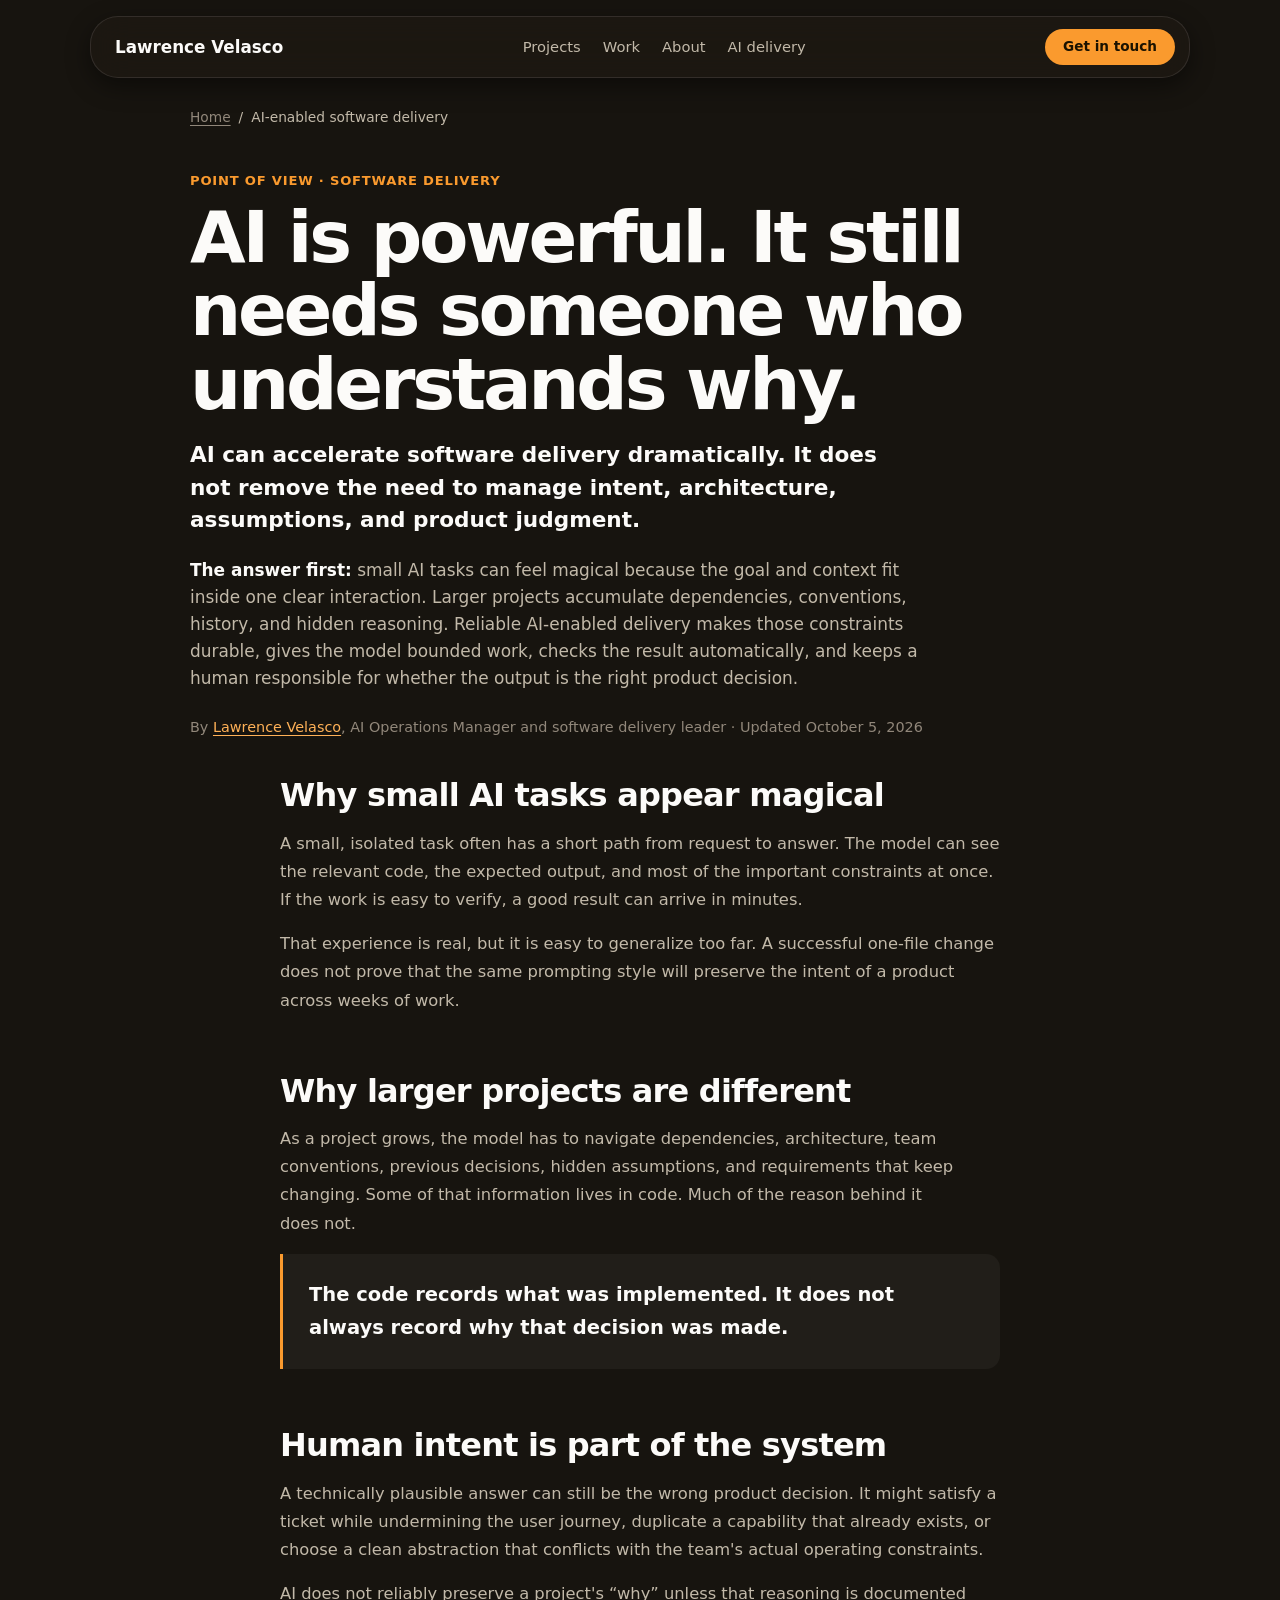
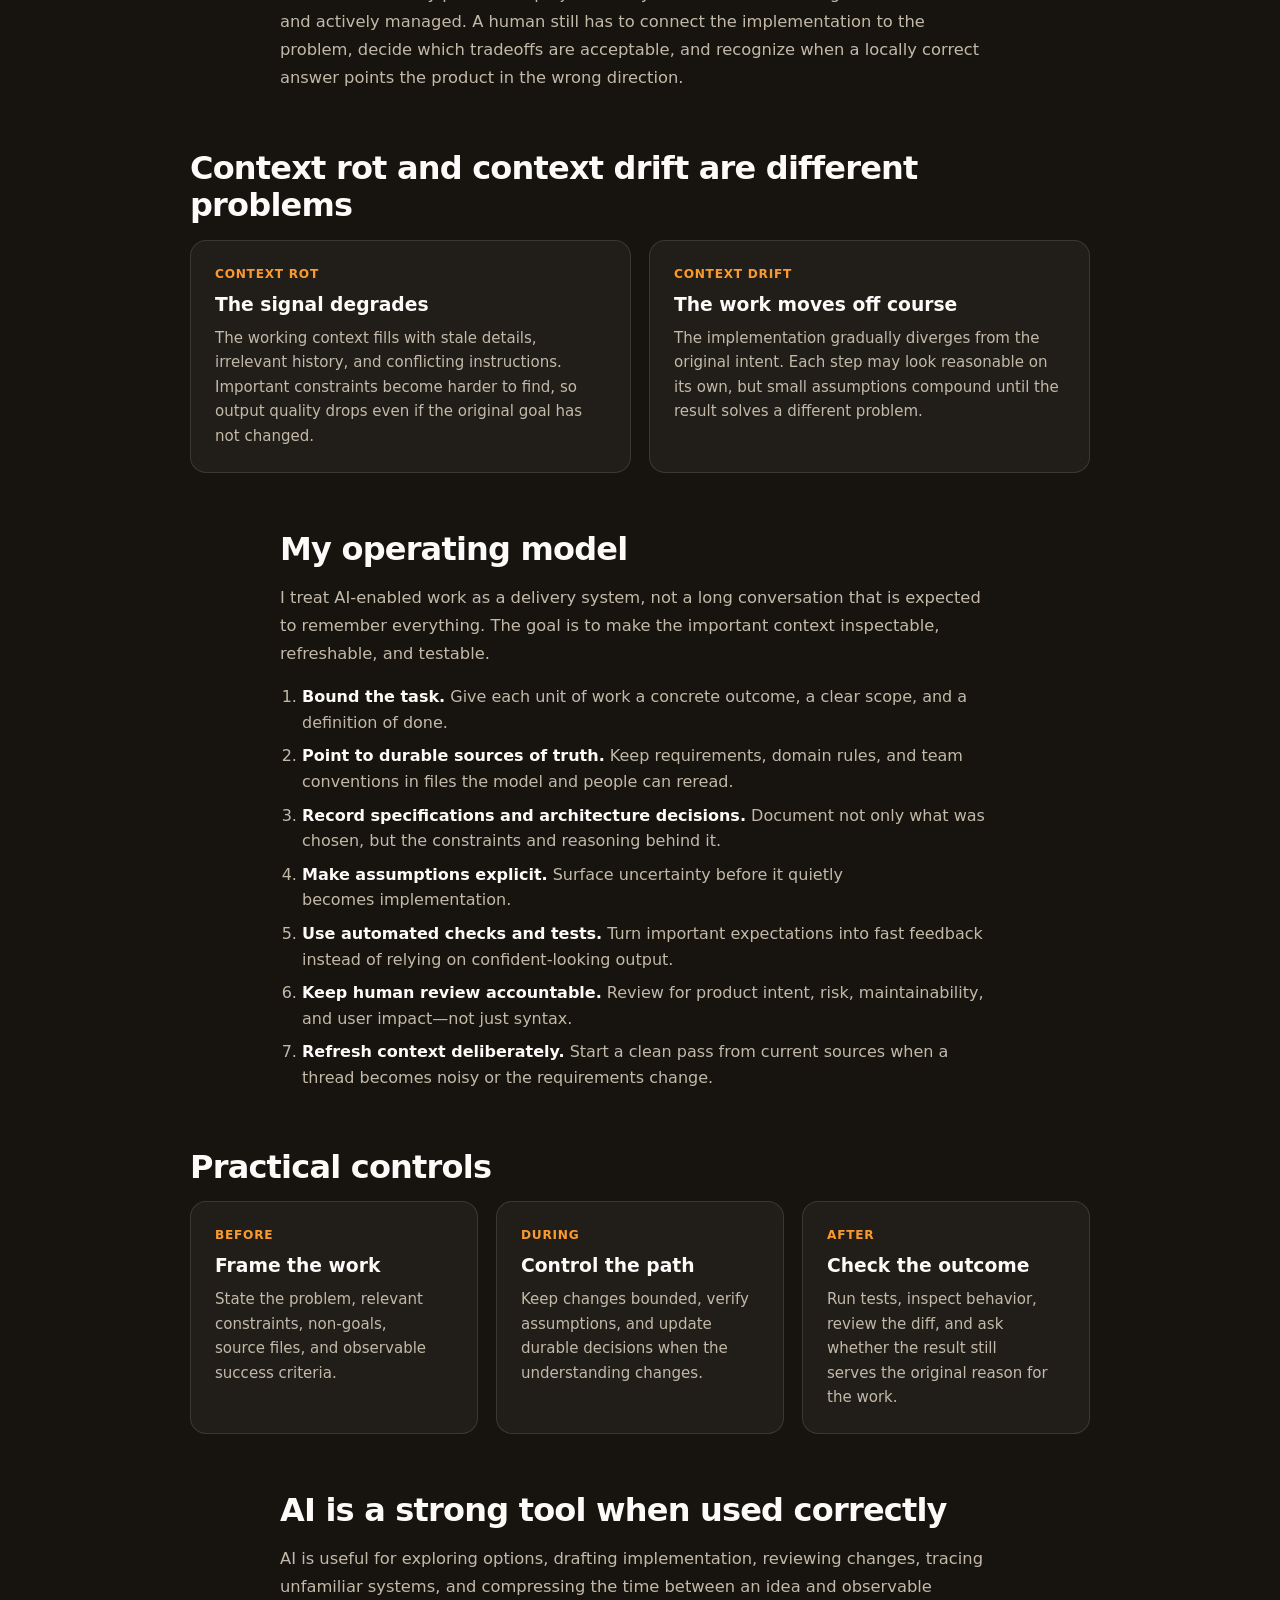
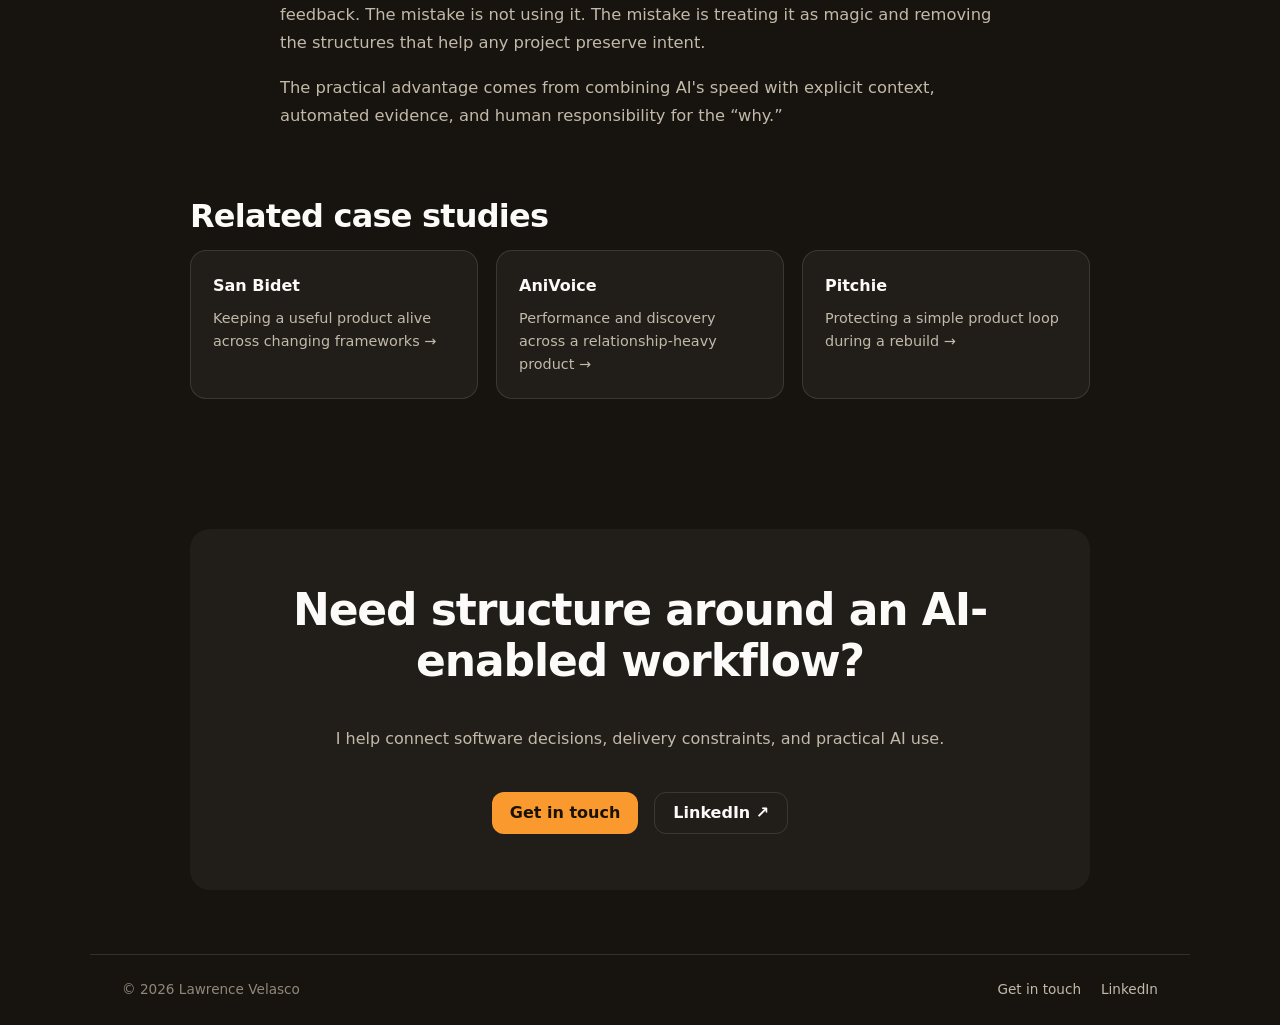
<file: ai-enabled-software-delivery/index.html>
<!DOCTYPE html>
<html lang="en">
<head>
  <meta charset="utf-8">
  <meta name="viewport" content="width=device-width, initial-scale=1, viewport-fit=cover">
  <title>AI-Enabled Software Delivery | Lawrence Velasco</title>
  <meta name="description" content="Lawrence Velasco's practical operating model for AI-enabled software delivery: bounded tasks, durable context, explicit decisions, automated checks, and human review.">
  <meta name="author" content="Lawrence Velasco">
  <meta name="robots" content="index,follow,max-image-preview:large,max-snippet:-1,max-video-preview:-1">
  <meta name="theme-color" content="#17140f">
  <meta name="color-scheme" content="dark">
  <link rel="icon" type="image/png" sizes="64x64" href="/assets/favicon-64.png">
  <link rel="apple-touch-icon" sizes="180x180" href="/assets/favicon-180.png">
  <link rel="canonical" href="https://lawrencevelasco.com/ai-enabled-software-delivery/">
  <link rel="stylesheet" href="/styles.css?v=20261005">
  <link rel="stylesheet" href="/case-study.css?v=20260801">
  <meta property="og:type" content="article">
  <meta property="og:locale" content="en_PH">
  <meta property="og:site_name" content="Lawrence Velasco">
  <meta property="og:title" content="AI-Enabled Software Delivery | Lawrence Velasco">
  <meta property="og:description" content="A practical model for using AI without losing human intent as a software project grows.">
  <meta property="og:url" content="https://lawrencevelasco.com/ai-enabled-software-delivery/">
  <meta property="og:image" content="https://lawrencevelasco.com/assets/social-preview-v3.jpg">
  <meta property="og:image:width" content="1200">
  <meta property="og:image:height" content="630">
  <meta property="og:image:alt" content="Lawrence Velasco, AI Operations Manager and software delivery leader">
  <meta property="article:author" content="Lawrence Velasco">
  <meta property="article:modified_time" content="2026-10-05T00:00:00+08:00">
  <meta name="twitter:card" content="summary_large_image">
  <meta name="twitter:title" content="AI-Enabled Software Delivery | Lawrence Velasco">
  <meta name="twitter:description" content="A practical model for using AI without losing human intent as a software project grows.">
  <meta name="twitter:image" content="https://lawrencevelasco.com/assets/social-preview-v3.jpg">
  <meta name="twitter:image:alt" content="Lawrence Velasco, AI Operations Manager and software delivery leader">
  <script type="application/ld+json">
  {
    "@context": "https://schema.org",
    "@graph": [
      {
        "@type": "Person",
        "@id": "https://lawrencevelasco.com/#lawrence-velasco",
        "name": "Lawrence Velasco",
        "url": "https://lawrencevelasco.com/",
        "jobTitle": "AI Operations Manager"
      },
      {
        "@type": "Article",
        "@id": "https://lawrencevelasco.com/ai-enabled-software-delivery/#article",
        "headline": "AI is powerful. It still needs someone who understands why.",
        "description": "A practical operating model for AI-enabled software delivery that preserves human intent as projects grow.",
        "url": "https://lawrencevelasco.com/ai-enabled-software-delivery/",
        "mainEntityOfPage": "https://lawrencevelasco.com/ai-enabled-software-delivery/",
        "dateModified": "2026-10-05T00:00:00+08:00",
        "author": {"@id": "https://lawrencevelasco.com/#lawrence-velasco"},
        "publisher": {"@id": "https://lawrencevelasco.com/#lawrence-velasco"},
        "inLanguage": "en"
      },
      {
        "@type": "BreadcrumbList",
        "itemListElement": [
          {"@type": "ListItem", "position": 1, "name": "Home", "item": "https://lawrencevelasco.com/"},
          {"@type": "ListItem", "position": 2, "name": "AI-enabled software delivery", "item": "https://lawrencevelasco.com/ai-enabled-software-delivery/"}
        ]
      }
    ]
  }
  </script>
</head>
<body>
  <a class="skip-link" href="#content">Skip to content</a>
  <div class="safe-area-cover" aria-hidden="true"></div>
  <header class="site-header">
    <nav class="nav container" aria-label="Primary navigation">
      <a class="brand" href="/">Lawrence Velasco</a>
      <button class="menu-toggle" type="button" aria-label="Menu" aria-expanded="false" aria-controls="nav-links">
        <svg class="menu-icon menu-icon-open" width="18" height="18" viewBox="0 0 24 24" fill="none" stroke="currentColor" stroke-width="2" stroke-linecap="round" aria-hidden="true"><line x1="4" y1="7" x2="20" y2="7"></line><line x1="4" y1="12" x2="20" y2="12"></line><line x1="4" y1="17" x2="20" y2="17"></line></svg>
        <svg class="menu-icon menu-icon-close" width="18" height="18" viewBox="0 0 24 24" fill="none" stroke="currentColor" stroke-width="2" stroke-linecap="round" aria-hidden="true"><line x1="5" y1="5" x2="19" y2="19"></line><line x1="19" y1="5" x2="5" y2="19"></line></svg>
      </button>
      <div class="nav-links" id="nav-links">
        <a href="/#projects">Projects</a><a href="/#experience">Work</a><a href="/#about">About</a><a href="/ai-enabled-software-delivery/" aria-current="page">AI delivery</a>
      </div>
      <a class="button button-small nav-contact" href="mailto:me@lawrencevelasco.com">Get in touch</a>
    </nav>
  </header>

  <main class="case-study" id="content">
    <nav class="cs-breadcrumb" aria-label="Breadcrumb"><ol><li><a href="/">Home</a></li><li aria-hidden="true">/</li><li aria-current="page">AI-enabled software delivery</li></ol></nav>
    <article>
      <header class="cs-hero">
        <p class="cs-kicker">Point of view · Software delivery</p>
        <h1>AI is powerful. It still needs someone who understands why.</h1>
        <p class="cs-deck">AI can accelerate software delivery dramatically. It does not remove the need to manage intent, architecture, assumptions, and product judgment.</p>
        <p class="cs-summary"><strong>The answer first:</strong> small AI tasks can feel magical because the goal and context fit inside one clear interaction. Larger projects accumulate dependencies, conventions, history, and hidden reasoning. Reliable AI-enabled delivery makes those constraints durable, gives the model bounded work, checks the result automatically, and keeps a human responsible for whether the output is the right product decision.</p>
        <p class="cs-byline">By <a href="/#about">Lawrence Velasco</a>, AI Operations Manager and software delivery leader · Updated <time datetime="2026-10-05">October 5, 2026</time></p>
      </header>

      <section class="cs-section">
        <h2>Why small AI tasks appear magical</h2>
        <p>A small, isolated task often has a short path from request to answer. The model can see the relevant code, the expected output, and most of the important constraints at once. If the work is easy to verify, a good result can arrive in minutes.</p>
        <p>That experience is real, but it is easy to generalize too far. A successful one-file change does not prove that the same prompting style will preserve the intent of a product across weeks of work.</p>
      </section>

      <section class="cs-section">
        <h2>Why larger projects are different</h2>
        <p>As a project grows, the model has to navigate dependencies, architecture, team conventions, previous decisions, hidden assumptions, and requirements that keep changing. Some of that information lives in code. Much of the reason behind it does not.</p>
        <p class="cs-callout">The code records what was implemented. It does not always record why that decision was made.</p>
      </section>

      <section class="cs-section">
        <h2>Human intent is part of the system</h2>
        <p>A technically plausible answer can still be the wrong product decision. It might satisfy a ticket while undermining the user journey, duplicate a capability that already exists, or choose a clean abstraction that conflicts with the team's actual operating constraints.</p>
        <p>AI does not reliably preserve a project's “why” unless that reasoning is documented and actively managed. A human still has to connect the implementation to the problem, decide which tradeoffs are acceptable, and recognize when a locally correct answer points the product in the wrong direction.</p>
      </section>

      <section class="cs-section cs-section-wide">
        <h2>Context rot and context drift are different problems</h2>
        <div class="cs-grid cs-grid-two">
          <article class="cs-card"><p class="cs-card-label">Context rot</p><h3>The signal degrades</h3><p>The working context fills with stale details, irrelevant history, and conflicting instructions. Important constraints become harder to find, so output quality drops even if the original goal has not changed.</p></article>
          <article class="cs-card"><p class="cs-card-label">Context drift</p><h3>The work moves off course</h3><p>The implementation gradually diverges from the original intent. Each step may look reasonable on its own, but small assumptions compound until the result solves a different problem.</p></article>
        </div>
      </section>

      <section class="cs-section">
        <h2>My operating model</h2>
        <p>I treat AI-enabled work as a delivery system, not a long conversation that is expected to remember everything. The goal is to make the important context inspectable, refreshable, and testable.</p>
        <ol>
          <li><strong>Bound the task.</strong> Give each unit of work a concrete outcome, a clear scope, and a definition of done.</li>
          <li><strong>Point to durable sources of truth.</strong> Keep requirements, domain rules, and team conventions in files the model and people can reread.</li>
          <li><strong>Record specifications and architecture decisions.</strong> Document not only what was chosen, but the constraints and reasoning behind it.</li>
          <li><strong>Make assumptions explicit.</strong> Surface uncertainty before it quietly becomes implementation.</li>
          <li><strong>Use automated checks and tests.</strong> Turn important expectations into fast feedback instead of relying on confident-looking output.</li>
          <li><strong>Keep human review accountable.</strong> Review for product intent, risk, maintainability, and user impact—not just syntax.</li>
          <li><strong>Refresh context deliberately.</strong> Start a clean pass from current sources when a thread becomes noisy or the requirements change.</li>
        </ol>
      </section>

      <section class="cs-section cs-section-wide">
        <h2>Practical controls</h2>
        <div class="cs-grid">
          <article class="cs-card"><p class="cs-card-label">Before</p><h3>Frame the work</h3><p>State the problem, relevant constraints, non-goals, source files, and observable success criteria.</p></article>
          <article class="cs-card"><p class="cs-card-label">During</p><h3>Control the path</h3><p>Keep changes bounded, verify assumptions, and update durable decisions when the understanding changes.</p></article>
          <article class="cs-card"><p class="cs-card-label">After</p><h3>Check the outcome</h3><p>Run tests, inspect behavior, review the diff, and ask whether the result still serves the original reason for the work.</p></article>
        </div>
      </section>

      <section class="cs-section">
        <h2>AI is a strong tool when used correctly</h2>
        <p>AI is useful for exploring options, drafting implementation, reviewing changes, tracing unfamiliar systems, and compressing the time between an idea and observable feedback. The mistake is not using it. The mistake is treating it as magic and removing the structures that help any project preserve intent.</p>
        <p>The practical advantage comes from combining AI's speed with explicit context, automated evidence, and human responsibility for the “why.”</p>
      </section>

      <section class="cs-section cs-section-wide cs-related" aria-labelledby="related-title">
        <h2 id="related-title">Related case studies</h2>
        <div class="cs-related-grid">
          <a class="cs-related-card" href="/projects/san-bidet/"><strong>San Bidet</strong><span>Keeping a useful product alive across changing frameworks →</span></a>
          <a class="cs-related-card" href="/projects/anivoice/"><strong>AniVoice</strong><span>Performance and discovery across a relationship-heavy product →</span></a>
          <a class="cs-related-card" href="/projects/pitchie/"><strong>Pitchie</strong><span>Protecting a simple product loop during a rebuild →</span></a>
        </div>
      </section>
    </article>

    <section class="container contact"><h2>Need structure around an AI-enabled workflow?</h2><p>I help connect software decisions, delivery constraints, and practical AI use.</p><div><a class="button" href="mailto:me@lawrencevelasco.com">Get in touch</a><a class="button button-secondary" href="https://www.linkedin.com/in/iamlawrencev/" target="_blank" rel="noopener noreferrer">LinkedIn ↗</a></div></section>
  </main>
  <footer class="container"><span>© 2026 Lawrence Velasco</span><div><a href="mailto:me@lawrencevelasco.com">Get in touch</a><a href="https://www.linkedin.com/in/iamlawrencev/" target="_blank" rel="noopener noreferrer">LinkedIn</a></div></footer>
  <script src="/script.js" defer></script>
</body>
</html>
</file>
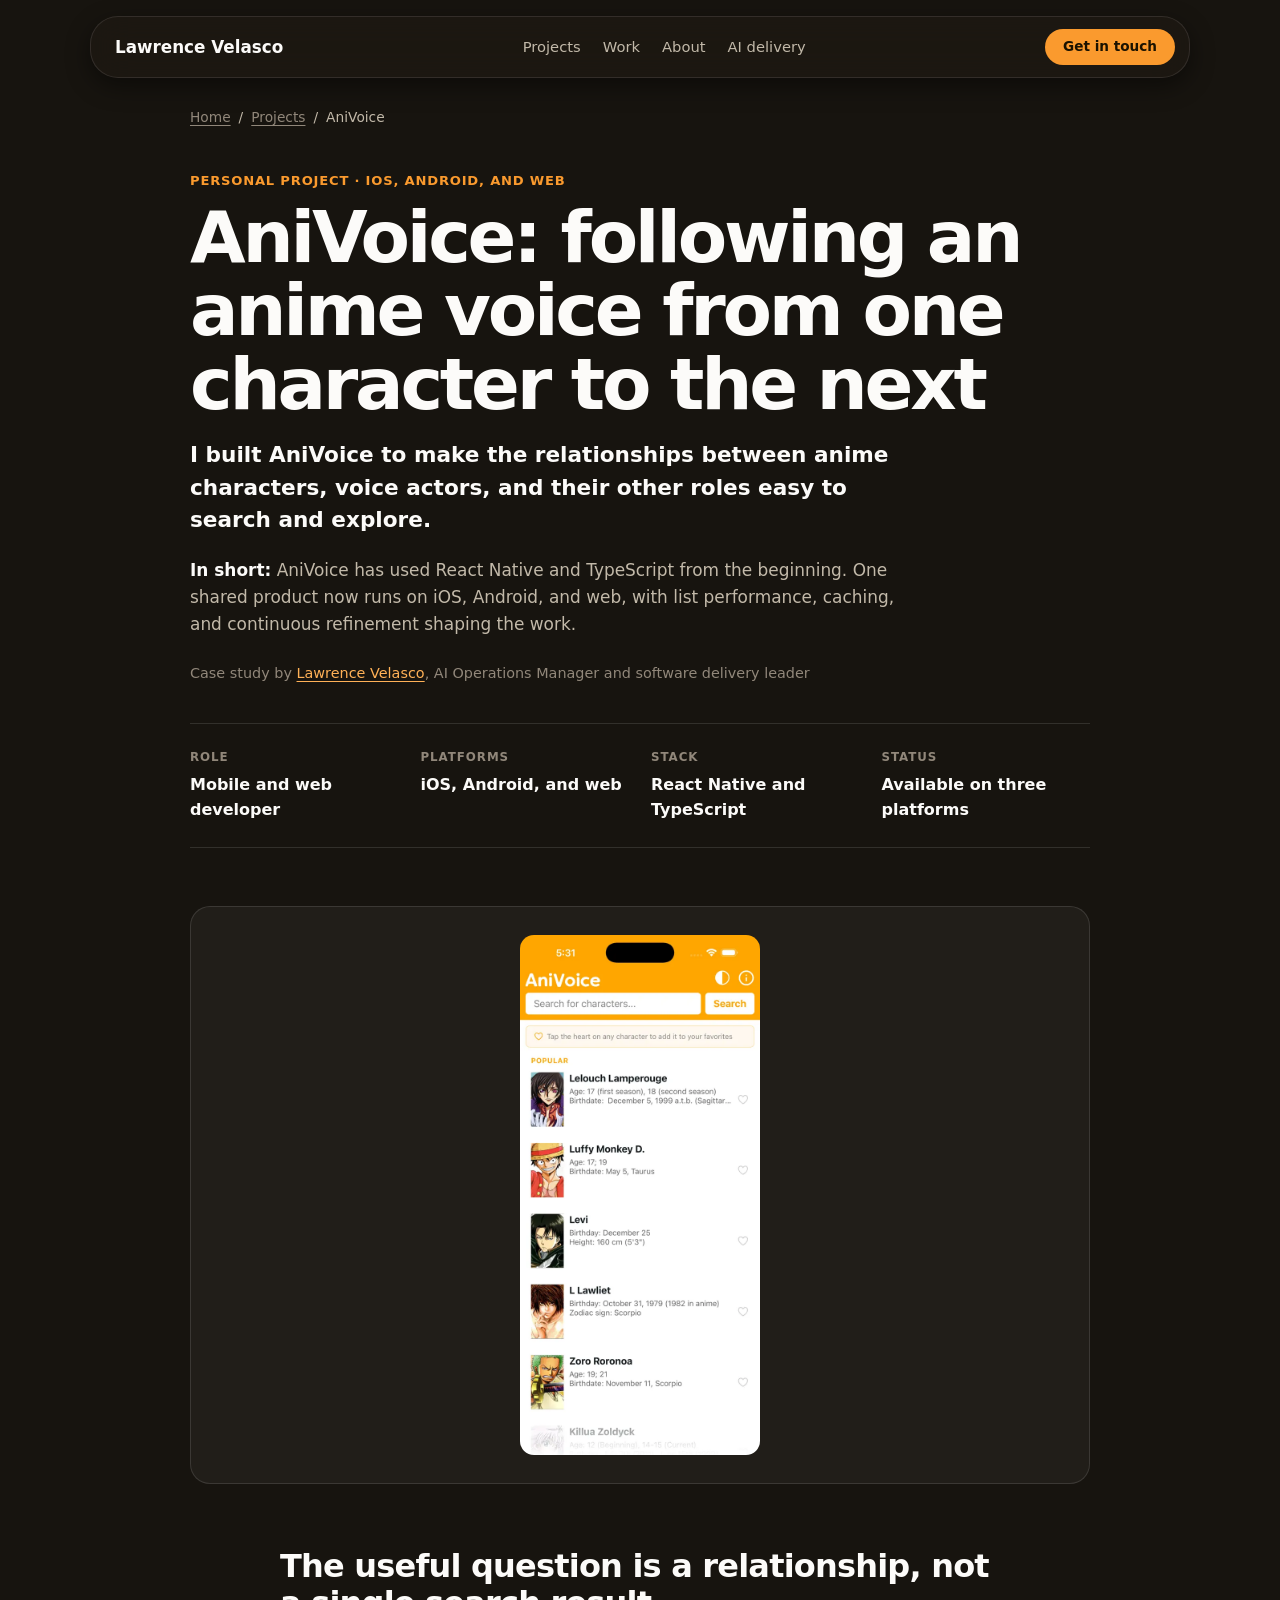
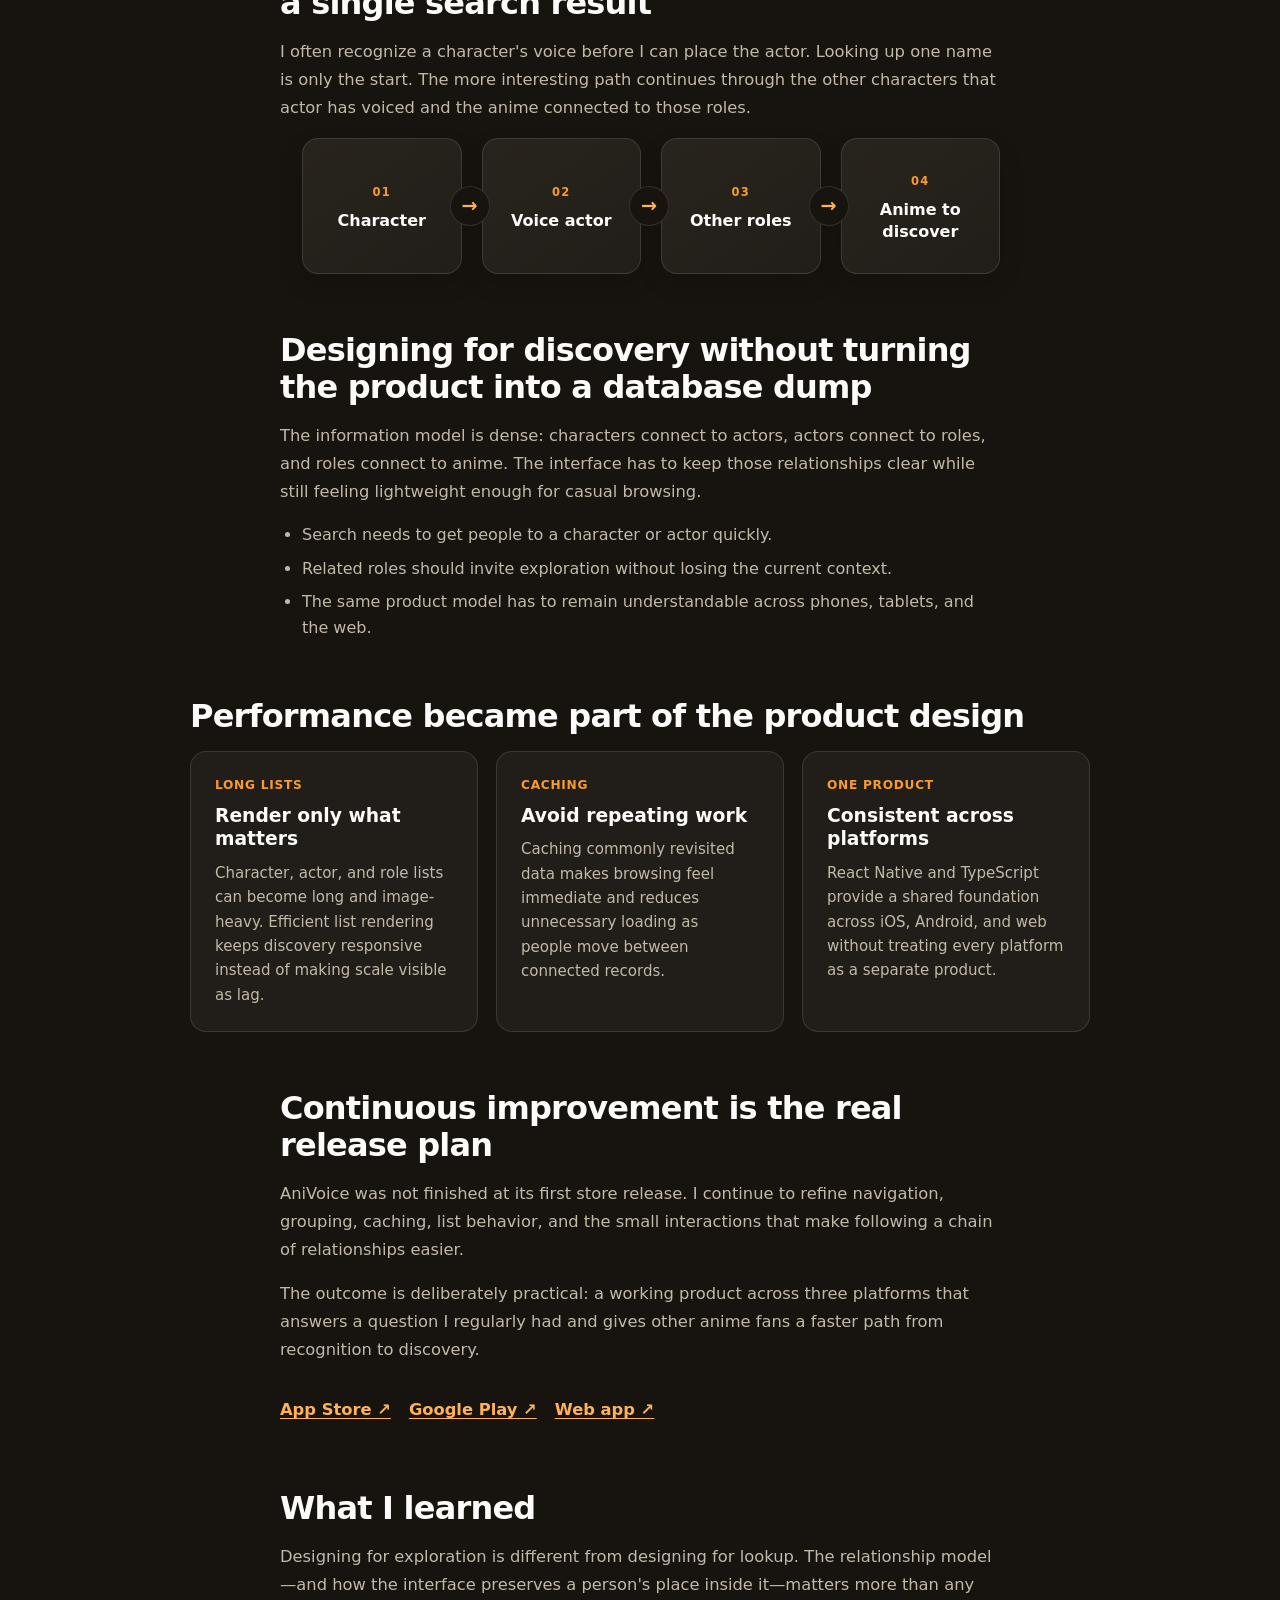
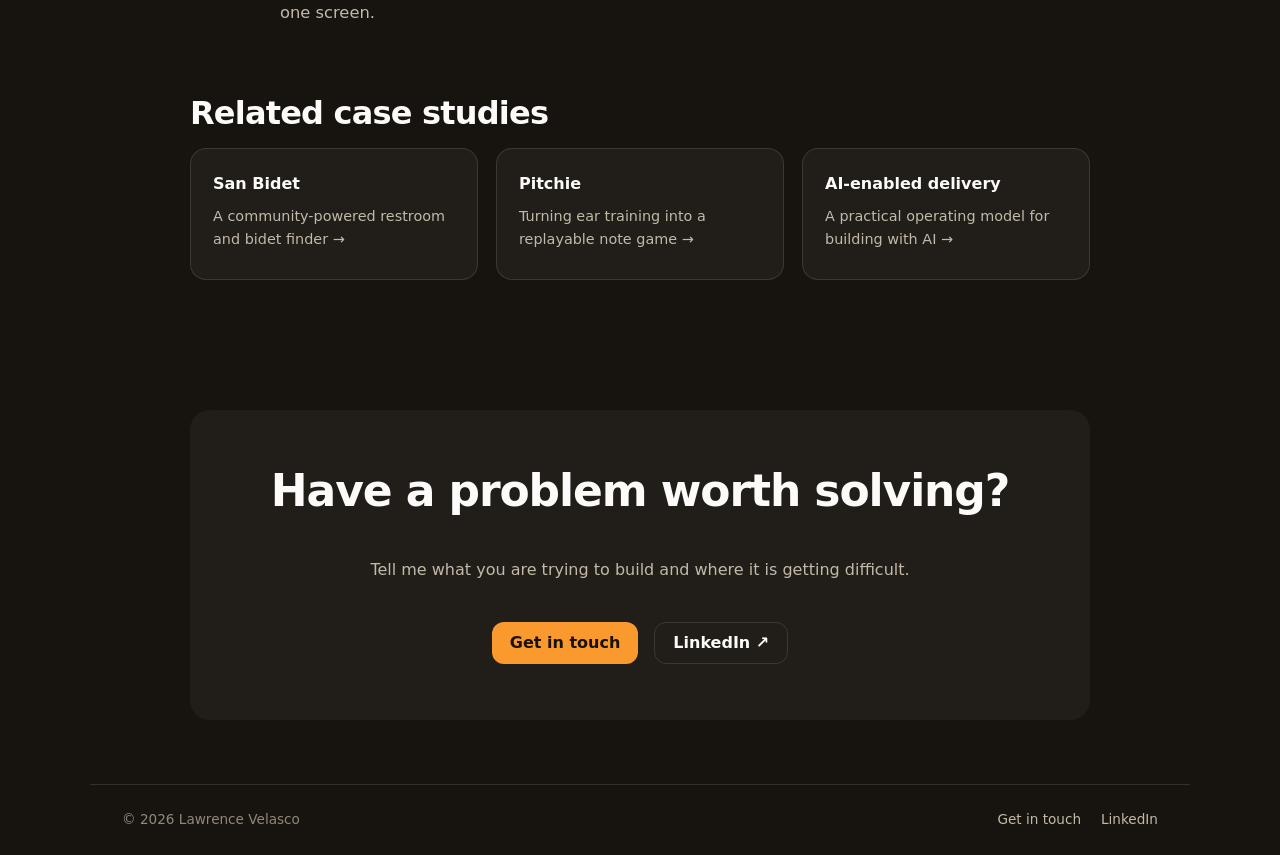
<file: projects/anivoice/index.html>
<!DOCTYPE html>
<html lang="en">
<head>
  <meta charset="utf-8">
  <meta name="viewport" content="width=device-width, initial-scale=1, viewport-fit=cover">
  <title>AniVoice Case Study | Lawrence Velasco</title>
  <meta name="description" content="How Lawrence Velasco built AniVoice with React Native and TypeScript to connect anime characters, voice actors, and related roles across mobile and web.">
  <meta name="author" content="Lawrence Velasco">
  <meta name="robots" content="index,follow,max-image-preview:large,max-snippet:-1,max-video-preview:-1">
  <meta name="theme-color" content="#17140f">
  <meta name="color-scheme" content="dark">
  <link rel="icon" type="image/png" sizes="64x64" href="/assets/favicon-64.png">
  <link rel="apple-touch-icon" sizes="180x180" href="/assets/favicon-180.png">
  <link rel="canonical" href="https://lawrencevelasco.com/projects/anivoice/">
  <link rel="stylesheet" href="/styles.css?v=20261005">
  <link rel="stylesheet" href="/case-study.css?v=20260801">
  <meta property="og:type" content="website">
  <meta property="og:locale" content="en_PH">
  <meta property="og:site_name" content="Lawrence Velasco">
  <meta property="og:title" content="AniVoice Case Study | Lawrence Velasco">
  <meta property="og:description" content="A cross-platform product for following the relationships between anime characters, voice actors, and other roles.">
  <meta property="og:url" content="https://lawrencevelasco.com/projects/anivoice/">
  <meta property="og:image" content="https://lawrencevelasco.com/assets/projects/anivoice-app-store.webp">
  <meta property="og:image:width" content="598">
  <meta property="og:image:height" content="1300">
  <meta property="og:image:alt" content="AniVoice screen listing anime characters and voice actors">
  <meta name="twitter:card" content="summary_large_image">
  <meta name="twitter:title" content="AniVoice Case Study | Lawrence Velasco">
  <meta name="twitter:description" content="A cross-platform product for following the relationships between anime characters, voice actors, and other roles.">
  <meta name="twitter:image" content="https://lawrencevelasco.com/assets/projects/anivoice-app-store.webp">
  <meta name="twitter:image:alt" content="AniVoice screen listing anime characters and voice actors">
  <script type="application/ld+json">
  {
    "@context": "https://schema.org",
    "@graph": [
      {
        "@type": "Person",
        "@id": "https://lawrencevelasco.com/#lawrence-velasco",
        "name": "Lawrence Velasco",
        "url": "https://lawrencevelasco.com/"
      },
      {
        "@type": "SoftwareApplication",
        "@id": "https://lawrencevelasco.com/projects/anivoice/#application",
        "name": "AniVoice",
        "url": "https://lawrencevelasco.com/projects/anivoice/",
        "applicationCategory": "EntertainmentApplication",
        "operatingSystem": "iOS, Android, Web",
        "description": "A cross-platform application for exploring anime characters, voice actors, and the roles connecting them.",
        "author": {"@id": "https://lawrencevelasco.com/#lawrence-velasco"},
        "image": "https://lawrencevelasco.com/assets/projects/anivoice-app-store.webp",
        "sameAs": [
          "https://apps.apple.com/us/app/anivoice/id6633447119",
          "https://play.google.com/store/apps/details?id=com.iamlawrencev.AniVoice",
          "https://anivoice.lawrencevelasco.com/"
        ]
      },
      {
        "@type": "BreadcrumbList",
        "itemListElement": [
          {"@type": "ListItem", "position": 1, "name": "Home", "item": "https://lawrencevelasco.com/"},
          {"@type": "ListItem", "position": 2, "name": "Projects", "item": "https://lawrencevelasco.com/#projects"},
          {"@type": "ListItem", "position": 3, "name": "AniVoice", "item": "https://lawrencevelasco.com/projects/anivoice/"}
        ]
      }
    ]
  }
  </script>
</head>
<body>
  <a class="skip-link" href="#content">Skip to content</a>
  <div class="safe-area-cover" aria-hidden="true"></div>
  <header class="site-header">
    <nav class="nav container" aria-label="Primary navigation">
      <a class="brand" href="/">Lawrence Velasco</a>
      <button class="menu-toggle" type="button" aria-label="Menu" aria-expanded="false" aria-controls="nav-links">
        <svg class="menu-icon menu-icon-open" width="18" height="18" viewBox="0 0 24 24" fill="none" stroke="currentColor" stroke-width="2" stroke-linecap="round" aria-hidden="true"><line x1="4" y1="7" x2="20" y2="7"></line><line x1="4" y1="12" x2="20" y2="12"></line><line x1="4" y1="17" x2="20" y2="17"></line></svg>
        <svg class="menu-icon menu-icon-close" width="18" height="18" viewBox="0 0 24 24" fill="none" stroke="currentColor" stroke-width="2" stroke-linecap="round" aria-hidden="true"><line x1="5" y1="5" x2="19" y2="19"></line><line x1="19" y1="5" x2="5" y2="19"></line></svg>
      </button>
      <div class="nav-links" id="nav-links">
        <a href="/#projects">Projects</a><a href="/#experience">Work</a><a href="/#about">About</a><a href="/ai-enabled-software-delivery/">AI delivery</a>
      </div>
      <a class="button button-small nav-contact" href="mailto:me@lawrencevelasco.com">Get in touch</a>
    </nav>
  </header>

  <main class="case-study" id="content">
    <nav class="cs-breadcrumb" aria-label="Breadcrumb"><ol><li><a href="/">Home</a></li><li aria-hidden="true">/</li><li><a href="/#projects">Projects</a></li><li aria-hidden="true">/</li><li aria-current="page">AniVoice</li></ol></nav>
    <header class="cs-hero">
      <p class="cs-kicker">Personal project · iOS, Android, and web</p>
      <h1>AniVoice: following an anime voice from one character to the next</h1>
      <p class="cs-deck">I built AniVoice to make the relationships between anime characters, voice actors, and their other roles easy to search and explore.</p>
      <p class="cs-summary"><strong>In short:</strong> AniVoice has used React Native and TypeScript from the beginning. One shared product now runs on iOS, Android, and web, with list performance, caching, and continuous refinement shaping the work.</p>
      <p class="cs-byline">Case study by <a href="/#about">Lawrence Velasco</a>, AI Operations Manager and software delivery leader</p>
    </header>

    <section class="cs-section cs-section-wide" aria-label="Project facts">
      <dl class="cs-facts">
        <div><dt>Role</dt><dd>Mobile and web developer</dd></div>
        <div><dt>Platforms</dt><dd>iOS, Android, and web</dd></div>
        <div><dt>Stack</dt><dd>React Native and TypeScript</dd></div>
        <div><dt>Status</dt><dd>Available on three platforms</dd></div>
      </dl>
    </section>

    <figure class="cs-visual">
      <img src="/assets/projects/anivoice-app-store.webp" width="598" height="1300" loading="lazy" decoding="async" alt="AniVoice app screen showing anime characters and the voice actors connected to them">
    </figure>

    <section class="cs-section">
      <h2>The useful question is a relationship, not a single search result</h2>
      <p>I often recognize a character's voice before I can place the actor. Looking up one name is only the start. The more interesting path continues through the other characters that actor has voiced and the anime connected to those roles.</p>
      <ol class="cs-flow"><li>Character</li><li>Voice actor</li><li>Other roles</li><li>Anime to discover</li></ol>
    </section>

    <section class="cs-section">
      <h2>Designing for discovery without turning the product into a database dump</h2>
      <p>The information model is dense: characters connect to actors, actors connect to roles, and roles connect to anime. The interface has to keep those relationships clear while still feeling lightweight enough for casual browsing.</p>
      <ul>
        <li>Search needs to get people to a character or actor quickly.</li>
        <li>Related roles should invite exploration without losing the current context.</li>
        <li>The same product model has to remain understandable across phones, tablets, and the web.</li>
      </ul>
    </section>

    <section class="cs-section cs-section-wide">
      <h2>Performance became part of the product design</h2>
      <div class="cs-grid">
        <article class="cs-card"><p class="cs-card-label">Long lists</p><h3>Render only what matters</h3><p>Character, actor, and role lists can become long and image-heavy. Efficient list rendering keeps discovery responsive instead of making scale visible as lag.</p></article>
        <article class="cs-card"><p class="cs-card-label">Caching</p><h3>Avoid repeating work</h3><p>Caching commonly revisited data makes browsing feel immediate and reduces unnecessary loading as people move between connected records.</p></article>
        <article class="cs-card"><p class="cs-card-label">One product</p><h3>Consistent across platforms</h3><p>React Native and TypeScript provide a shared foundation across iOS, Android, and web without treating every platform as a separate product.</p></article>
      </div>
    </section>

    <section class="cs-section">
      <h2>Continuous improvement is the real release plan</h2>
      <p>AniVoice was not finished at its first store release. I continue to refine navigation, grouping, caching, list behavior, and the small interactions that make following a chain of relationships easier.</p>
      <p>The outcome is deliberately practical: a working product across three platforms that answers a question I regularly had and gives other anime fans a faster path from recognition to discovery.</p>
      <p class="cs-actions"><a href="https://apps.apple.com/us/app/anivoice/id6633447119" target="_blank" rel="noopener noreferrer">App Store ↗</a><a href="https://play.google.com/store/apps/details?id=com.iamlawrencev.AniVoice" target="_blank" rel="noopener noreferrer">Google Play ↗</a><a href="https://anivoice.lawrencevelasco.com/" target="_blank" rel="noopener noreferrer">Web app ↗</a></p>
    </section>

    <section class="cs-section">
      <h2>What I learned</h2>
      <p>Designing for exploration is different from designing for lookup. The relationship model—and how the interface preserves a person's place inside it—matters more than any one screen.</p>
    </section>

    <section class="cs-section cs-section-wide cs-related" aria-labelledby="related-title">
      <h2 id="related-title">Related case studies</h2>
      <div class="cs-related-grid">
        <a class="cs-related-card" href="/projects/san-bidet/"><strong>San Bidet</strong><span>A community-powered restroom and bidet finder →</span></a>
        <a class="cs-related-card" href="/projects/pitchie/"><strong>Pitchie</strong><span>Turning ear training into a replayable note game →</span></a>
        <a class="cs-related-card" href="/ai-enabled-software-delivery/"><strong>AI-enabled delivery</strong><span>A practical operating model for building with AI →</span></a>
      </div>
    </section>

    <section class="container contact"><h2>Have a problem worth solving?</h2><p>Tell me what you are trying to build and where it is getting difficult.</p><div><a class="button" href="mailto:me@lawrencevelasco.com">Get in touch</a><a class="button button-secondary" href="https://www.linkedin.com/in/iamlawrencev/" target="_blank" rel="noopener noreferrer">LinkedIn ↗</a></div></section>
  </main>
  <footer class="container"><span>© 2026 Lawrence Velasco</span><div><a href="mailto:me@lawrencevelasco.com">Get in touch</a><a href="https://www.linkedin.com/in/iamlawrencev/" target="_blank" rel="noopener noreferrer">LinkedIn</a></div></footer>
  <script src="/script.js" defer></script>
</body>
</html>
</file>
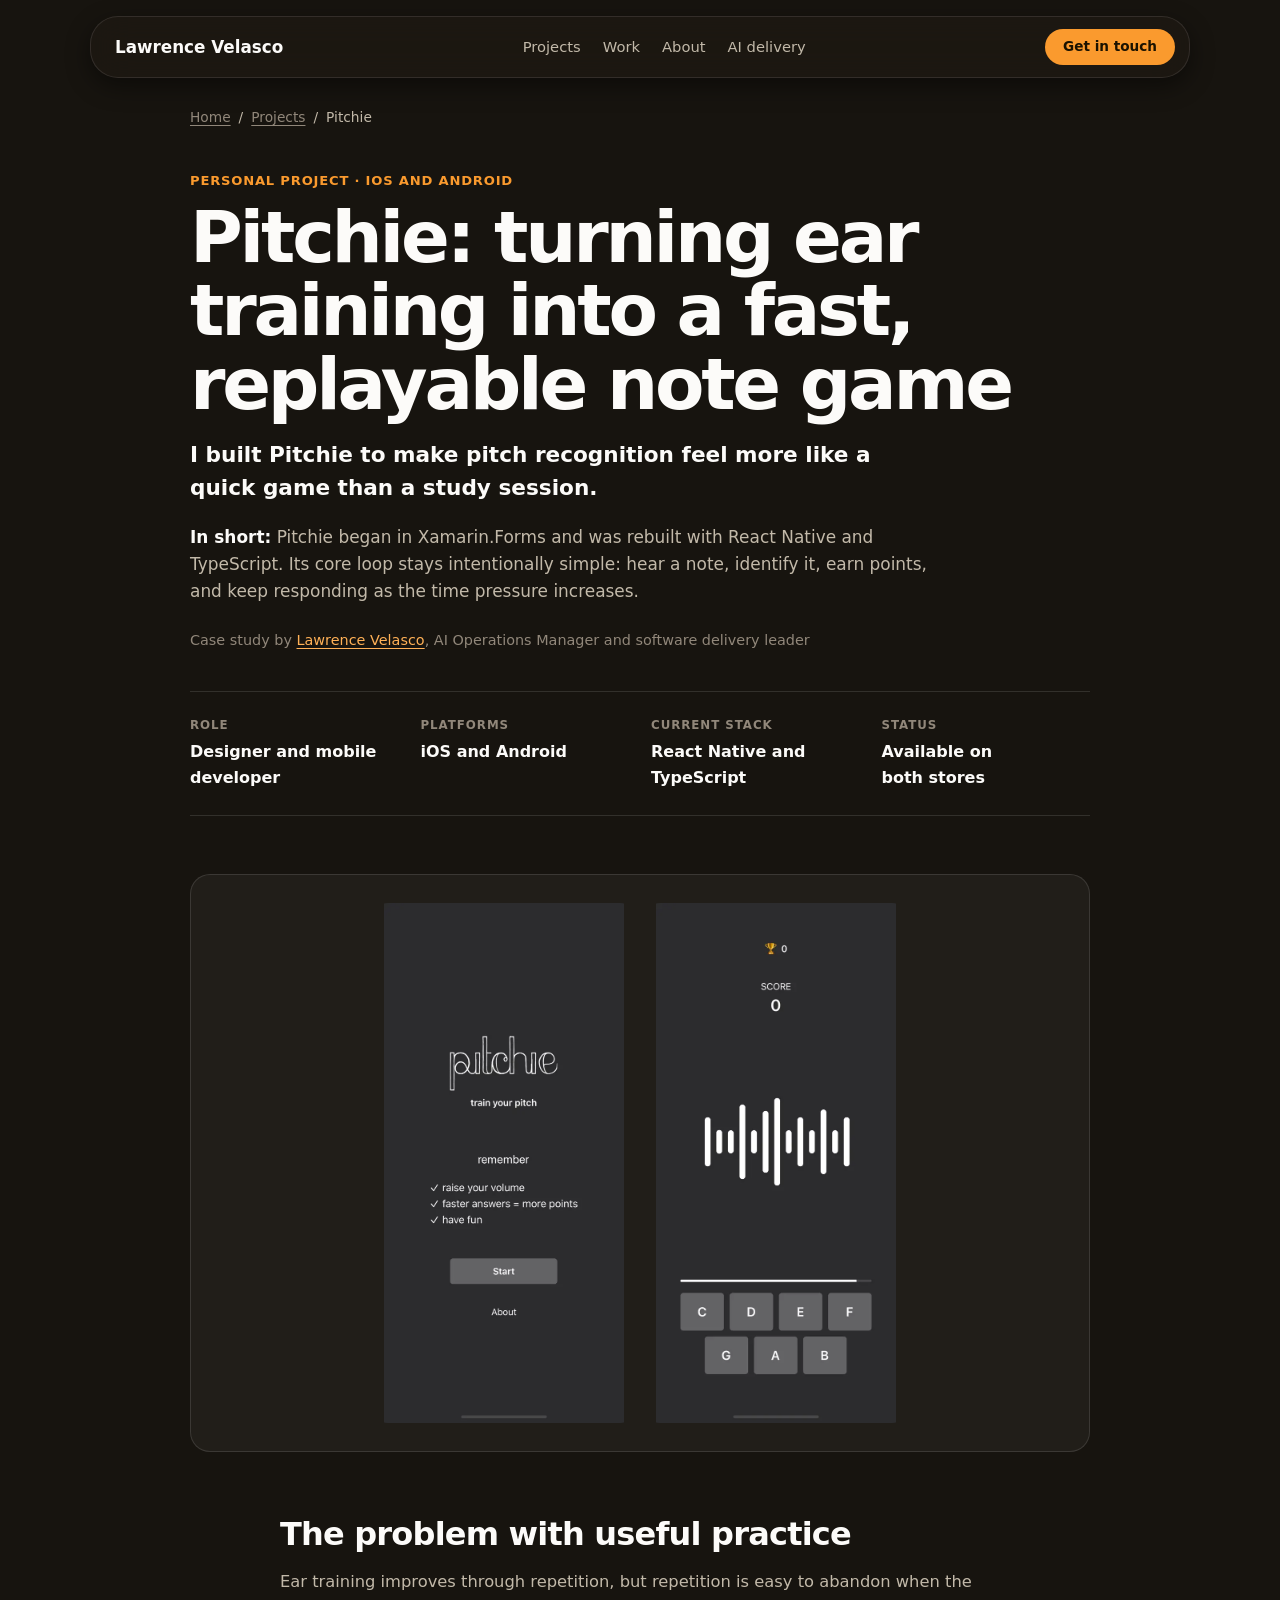
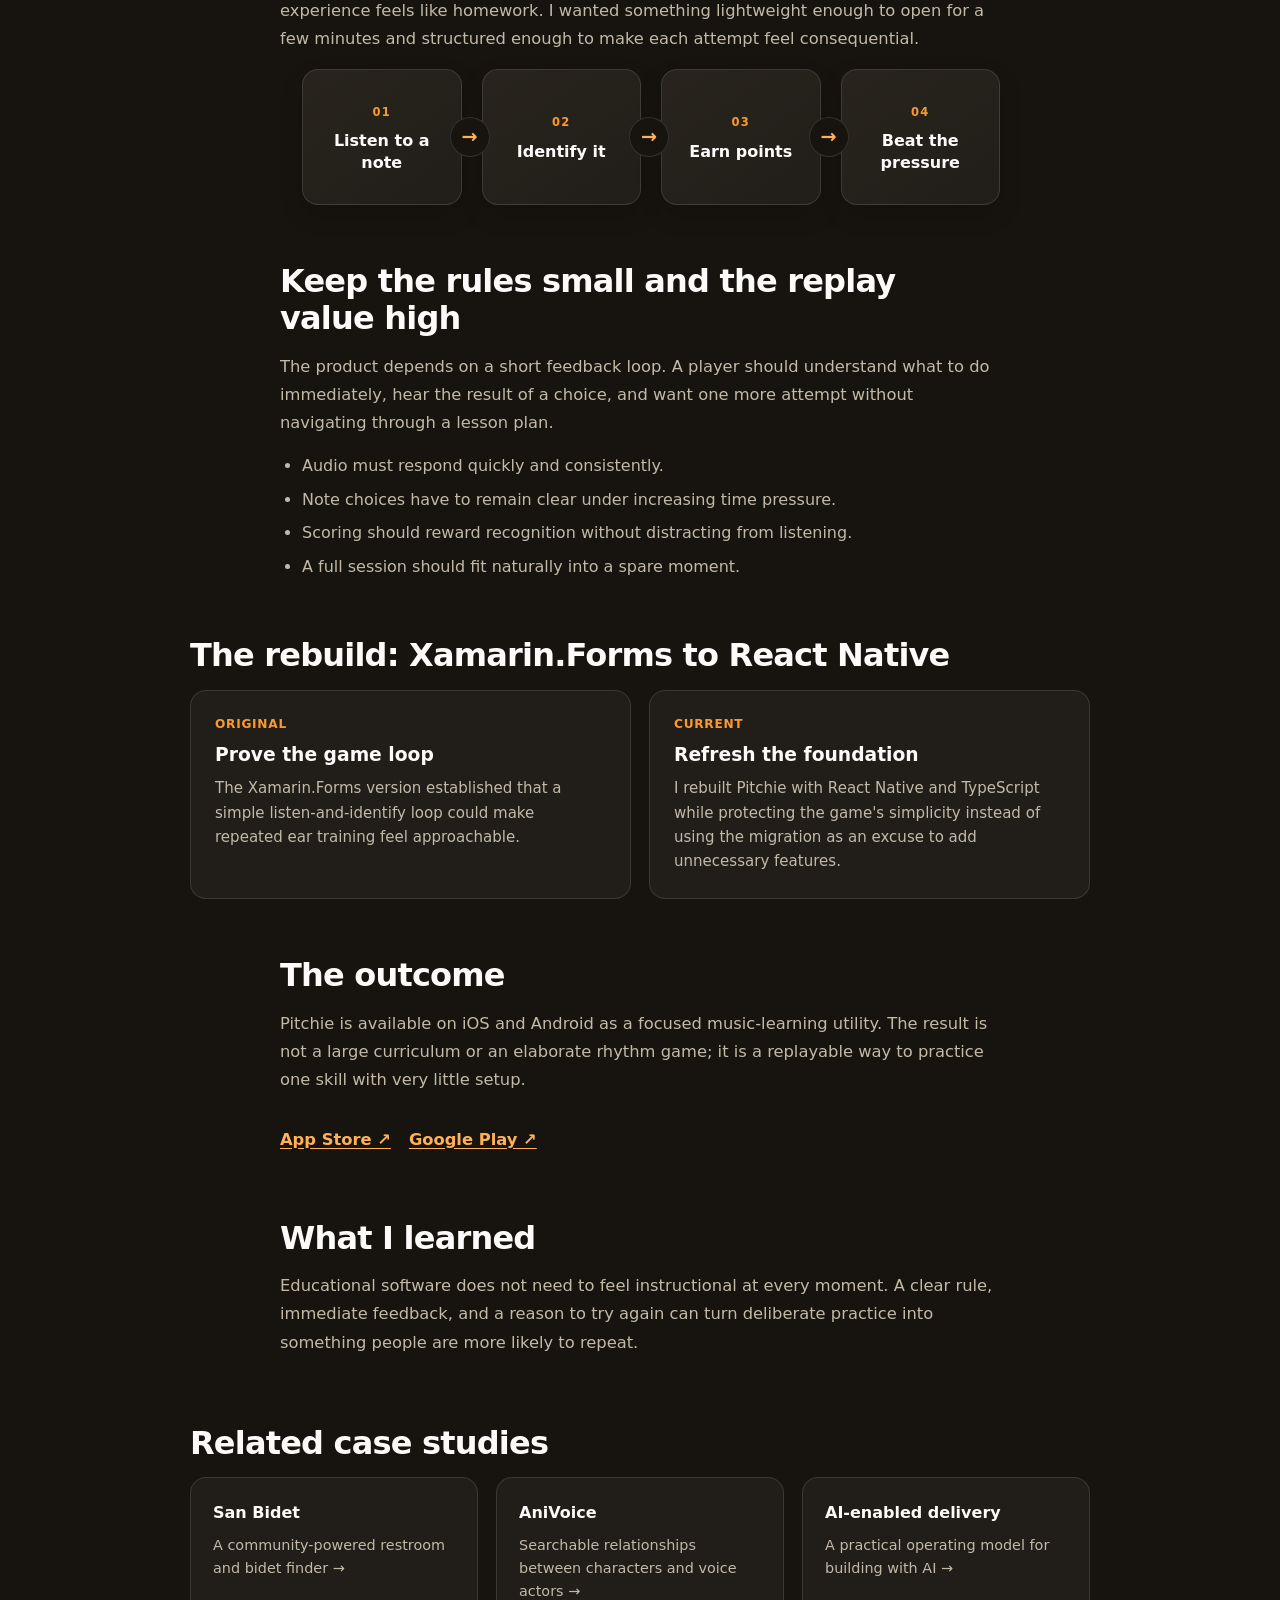
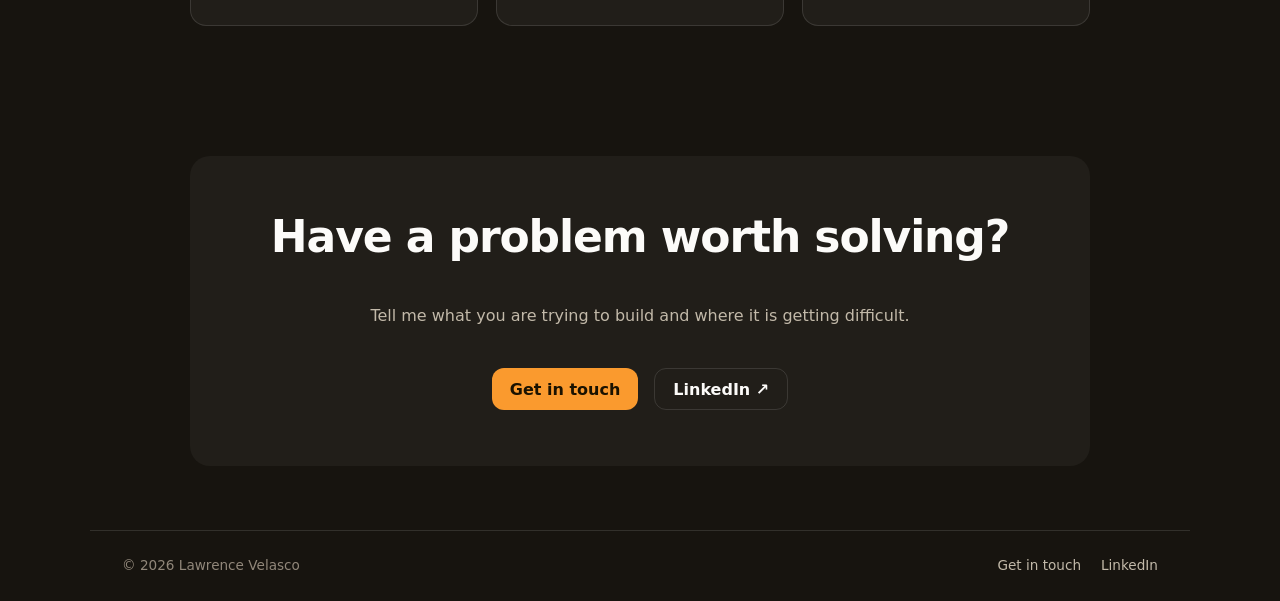
<file: projects/pitchie/index.html>
<!DOCTYPE html>
<html lang="en">
<head>
  <meta charset="utf-8">
  <meta name="viewport" content="width=device-width, initial-scale=1, viewport-fit=cover">
  <title>Pitchie Case Study | Lawrence Velasco</title>
  <meta name="description" content="How Lawrence Velasco rebuilt Pitchie with React Native and TypeScript to turn musical ear training into a quick, replayable note-identification game.">
  <meta name="author" content="Lawrence Velasco">
  <meta name="robots" content="index,follow,max-image-preview:large,max-snippet:-1,max-video-preview:-1">
  <meta name="theme-color" content="#17140f">
  <meta name="color-scheme" content="dark">
  <link rel="icon" type="image/png" sizes="64x64" href="/assets/favicon-64.png">
  <link rel="apple-touch-icon" sizes="180x180" href="/assets/favicon-180.png">
  <link rel="canonical" href="https://lawrencevelasco.com/projects/pitchie/">
  <link rel="stylesheet" href="/styles.css?v=20261005">
  <link rel="stylesheet" href="/case-study.css?v=20260801">
  <meta property="og:type" content="website">
  <meta property="og:locale" content="en_PH">
  <meta property="og:site_name" content="Lawrence Velasco">
  <meta property="og:title" content="Pitchie Case Study | Lawrence Velasco">
  <meta property="og:description" content="Turning ear training into a lightweight note-identification game with increasing time pressure.">
  <meta property="og:url" content="https://lawrencevelasco.com/projects/pitchie/">
  <meta property="og:image" content="https://lawrencevelasco.com/assets/projects/pitchie-app-store-1.webp">
  <meta property="og:image:width" content="600">
  <meta property="og:image:height" content="1299">
  <meta property="og:image:alt" content="Pitchie musical note game start screen">
  <meta name="twitter:card" content="summary_large_image">
  <meta name="twitter:title" content="Pitchie Case Study | Lawrence Velasco">
  <meta name="twitter:description" content="Turning ear training into a lightweight note-identification game with increasing time pressure.">
  <meta name="twitter:image" content="https://lawrencevelasco.com/assets/projects/pitchie-app-store-1.webp">
  <meta name="twitter:image:alt" content="Pitchie musical note game start screen">
  <script type="application/ld+json">
  {
    "@context": "https://schema.org",
    "@graph": [
      {
        "@type": "Person",
        "@id": "https://lawrencevelasco.com/#lawrence-velasco",
        "name": "Lawrence Velasco",
        "url": "https://lawrencevelasco.com/"
      },
      {
        "@type": "SoftwareApplication",
        "@id": "https://lawrencevelasco.com/projects/pitchie/#application",
        "name": "Pitchie",
        "url": "https://lawrencevelasco.com/projects/pitchie/",
        "applicationCategory": "EducationalApplication",
        "operatingSystem": "iOS, Android",
        "description": "A musical ear-training game built around listening to a note, identifying it, and responding under increasing time pressure.",
        "author": {"@id": "https://lawrencevelasco.com/#lawrence-velasco"},
        "image": "https://lawrencevelasco.com/assets/projects/pitchie-app-store-1.webp",
        "sameAs": [
          "https://apps.apple.com/us/app/pitchie/id1506482999",
          "https://play.google.com/store/apps/details?id=com.iamlawrencev.pitchie"
        ]
      },
      {
        "@type": "BreadcrumbList",
        "itemListElement": [
          {"@type": "ListItem", "position": 1, "name": "Home", "item": "https://lawrencevelasco.com/"},
          {"@type": "ListItem", "position": 2, "name": "Projects", "item": "https://lawrencevelasco.com/#projects"},
          {"@type": "ListItem", "position": 3, "name": "Pitchie", "item": "https://lawrencevelasco.com/projects/pitchie/"}
        ]
      }
    ]
  }
  </script>
</head>
<body>
  <a class="skip-link" href="#content">Skip to content</a>
  <div class="safe-area-cover" aria-hidden="true"></div>
  <header class="site-header">
    <nav class="nav container" aria-label="Primary navigation">
      <a class="brand" href="/">Lawrence Velasco</a>
      <button class="menu-toggle" type="button" aria-label="Menu" aria-expanded="false" aria-controls="nav-links">
        <svg class="menu-icon menu-icon-open" width="18" height="18" viewBox="0 0 24 24" fill="none" stroke="currentColor" stroke-width="2" stroke-linecap="round" aria-hidden="true"><line x1="4" y1="7" x2="20" y2="7"></line><line x1="4" y1="12" x2="20" y2="12"></line><line x1="4" y1="17" x2="20" y2="17"></line></svg>
        <svg class="menu-icon menu-icon-close" width="18" height="18" viewBox="0 0 24 24" fill="none" stroke="currentColor" stroke-width="2" stroke-linecap="round" aria-hidden="true"><line x1="5" y1="5" x2="19" y2="19"></line><line x1="19" y1="5" x2="5" y2="19"></line></svg>
      </button>
      <div class="nav-links" id="nav-links">
        <a href="/#projects">Projects</a><a href="/#experience">Work</a><a href="/#about">About</a><a href="/ai-enabled-software-delivery/">AI delivery</a>
      </div>
      <a class="button button-small nav-contact" href="mailto:me@lawrencevelasco.com">Get in touch</a>
    </nav>
  </header>

  <main class="case-study" id="content">
    <nav class="cs-breadcrumb" aria-label="Breadcrumb"><ol><li><a href="/">Home</a></li><li aria-hidden="true">/</li><li><a href="/#projects">Projects</a></li><li aria-hidden="true">/</li><li aria-current="page">Pitchie</li></ol></nav>
    <header class="cs-hero">
      <p class="cs-kicker">Personal project · iOS and Android</p>
      <h1>Pitchie: turning ear training into a fast, replayable note game</h1>
      <p class="cs-deck">I built Pitchie to make pitch recognition feel more like a quick game than a study session.</p>
      <p class="cs-summary"><strong>In short:</strong> Pitchie began in Xamarin.Forms and was rebuilt with React Native and TypeScript. Its core loop stays intentionally simple: hear a note, identify it, earn points, and keep responding as the time pressure increases.</p>
      <p class="cs-byline">Case study by <a href="/#about">Lawrence Velasco</a>, AI Operations Manager and software delivery leader</p>
    </header>

    <section class="cs-section cs-section-wide" aria-label="Project facts">
      <dl class="cs-facts">
        <div><dt>Role</dt><dd>Designer and mobile developer</dd></div>
        <div><dt>Platforms</dt><dd>iOS and Android</dd></div>
        <div><dt>Current stack</dt><dd>React Native and TypeScript</dd></div>
        <div><dt>Status</dt><dd>Available on both stores</dd></div>
      </dl>
    </section>

    <figure class="cs-visual cs-visual-pair">
      <img src="/assets/projects/pitchie-app-store-1.webp" width="600" height="1299" loading="lazy" decoding="async" alt="Pitchie start screen inviting the player to begin a pitch-recognition game">
      <img src="/assets/projects/pitchie-app-store-2.webp" width="600" height="1299" loading="lazy" decoding="async" alt="Pitchie gameplay screen with musical note choices, score, and time remaining">
    </figure>

    <section class="cs-section">
      <h2>The problem with useful practice</h2>
      <p>Ear training improves through repetition, but repetition is easy to abandon when the experience feels like homework. I wanted something lightweight enough to open for a few minutes and structured enough to make each attempt feel consequential.</p>
      <ol class="cs-flow"><li>Listen to a note</li><li>Identify it</li><li>Earn points</li><li>Beat the pressure</li></ol>
    </section>

    <section class="cs-section">
      <h2>Keep the rules small and the replay value high</h2>
      <p>The product depends on a short feedback loop. A player should understand what to do immediately, hear the result of a choice, and want one more attempt without navigating through a lesson plan.</p>
      <ul>
        <li>Audio must respond quickly and consistently.</li>
        <li>Note choices have to remain clear under increasing time pressure.</li>
        <li>Scoring should reward recognition without distracting from listening.</li>
        <li>A full session should fit naturally into a spare moment.</li>
      </ul>
    </section>

    <section class="cs-section cs-section-wide">
      <h2>The rebuild: Xamarin.Forms to React Native</h2>
      <div class="cs-grid cs-grid-two">
        <article class="cs-card"><p class="cs-card-label">Original</p><h3>Prove the game loop</h3><p>The Xamarin.Forms version established that a simple listen-and-identify loop could make repeated ear training feel approachable.</p></article>
        <article class="cs-card"><p class="cs-card-label">Current</p><h3>Refresh the foundation</h3><p>I rebuilt Pitchie with React Native and TypeScript while protecting the game's simplicity instead of using the migration as an excuse to add unnecessary features.</p></article>
      </div>
    </section>

    <section class="cs-section">
      <h2>The outcome</h2>
      <p>Pitchie is available on iOS and Android as a focused music-learning utility. The result is not a large curriculum or an elaborate rhythm game; it is a replayable way to practice one skill with very little setup.</p>
      <p class="cs-actions"><a href="https://apps.apple.com/us/app/pitchie/id1506482999" target="_blank" rel="noopener noreferrer">App Store ↗</a><a href="https://play.google.com/store/apps/details?id=com.iamlawrencev.pitchie" target="_blank" rel="noopener noreferrer">Google Play ↗</a></p>
    </section>

    <section class="cs-section">
      <h2>What I learned</h2>
      <p>Educational software does not need to feel instructional at every moment. A clear rule, immediate feedback, and a reason to try again can turn deliberate practice into something people are more likely to repeat.</p>
    </section>

    <section class="cs-section cs-section-wide cs-related" aria-labelledby="related-title">
      <h2 id="related-title">Related case studies</h2>
      <div class="cs-related-grid">
        <a class="cs-related-card" href="/projects/san-bidet/"><strong>San Bidet</strong><span>A community-powered restroom and bidet finder →</span></a>
        <a class="cs-related-card" href="/projects/anivoice/"><strong>AniVoice</strong><span>Searchable relationships between characters and voice actors →</span></a>
        <a class="cs-related-card" href="/ai-enabled-software-delivery/"><strong>AI-enabled delivery</strong><span>A practical operating model for building with AI →</span></a>
      </div>
    </section>

    <section class="container contact"><h2>Have a problem worth solving?</h2><p>Tell me what you are trying to build and where it is getting difficult.</p><div><a class="button" href="mailto:me@lawrencevelasco.com">Get in touch</a><a class="button button-secondary" href="https://www.linkedin.com/in/iamlawrencev/" target="_blank" rel="noopener noreferrer">LinkedIn ↗</a></div></section>
  </main>
  <footer class="container"><span>© 2026 Lawrence Velasco</span><div><a href="mailto:me@lawrencevelasco.com">Get in touch</a><a href="https://www.linkedin.com/in/iamlawrencev/" target="_blank" rel="noopener noreferrer">LinkedIn</a></div></footer>
  <script src="/script.js" defer></script>
</body>
</html>
</file>
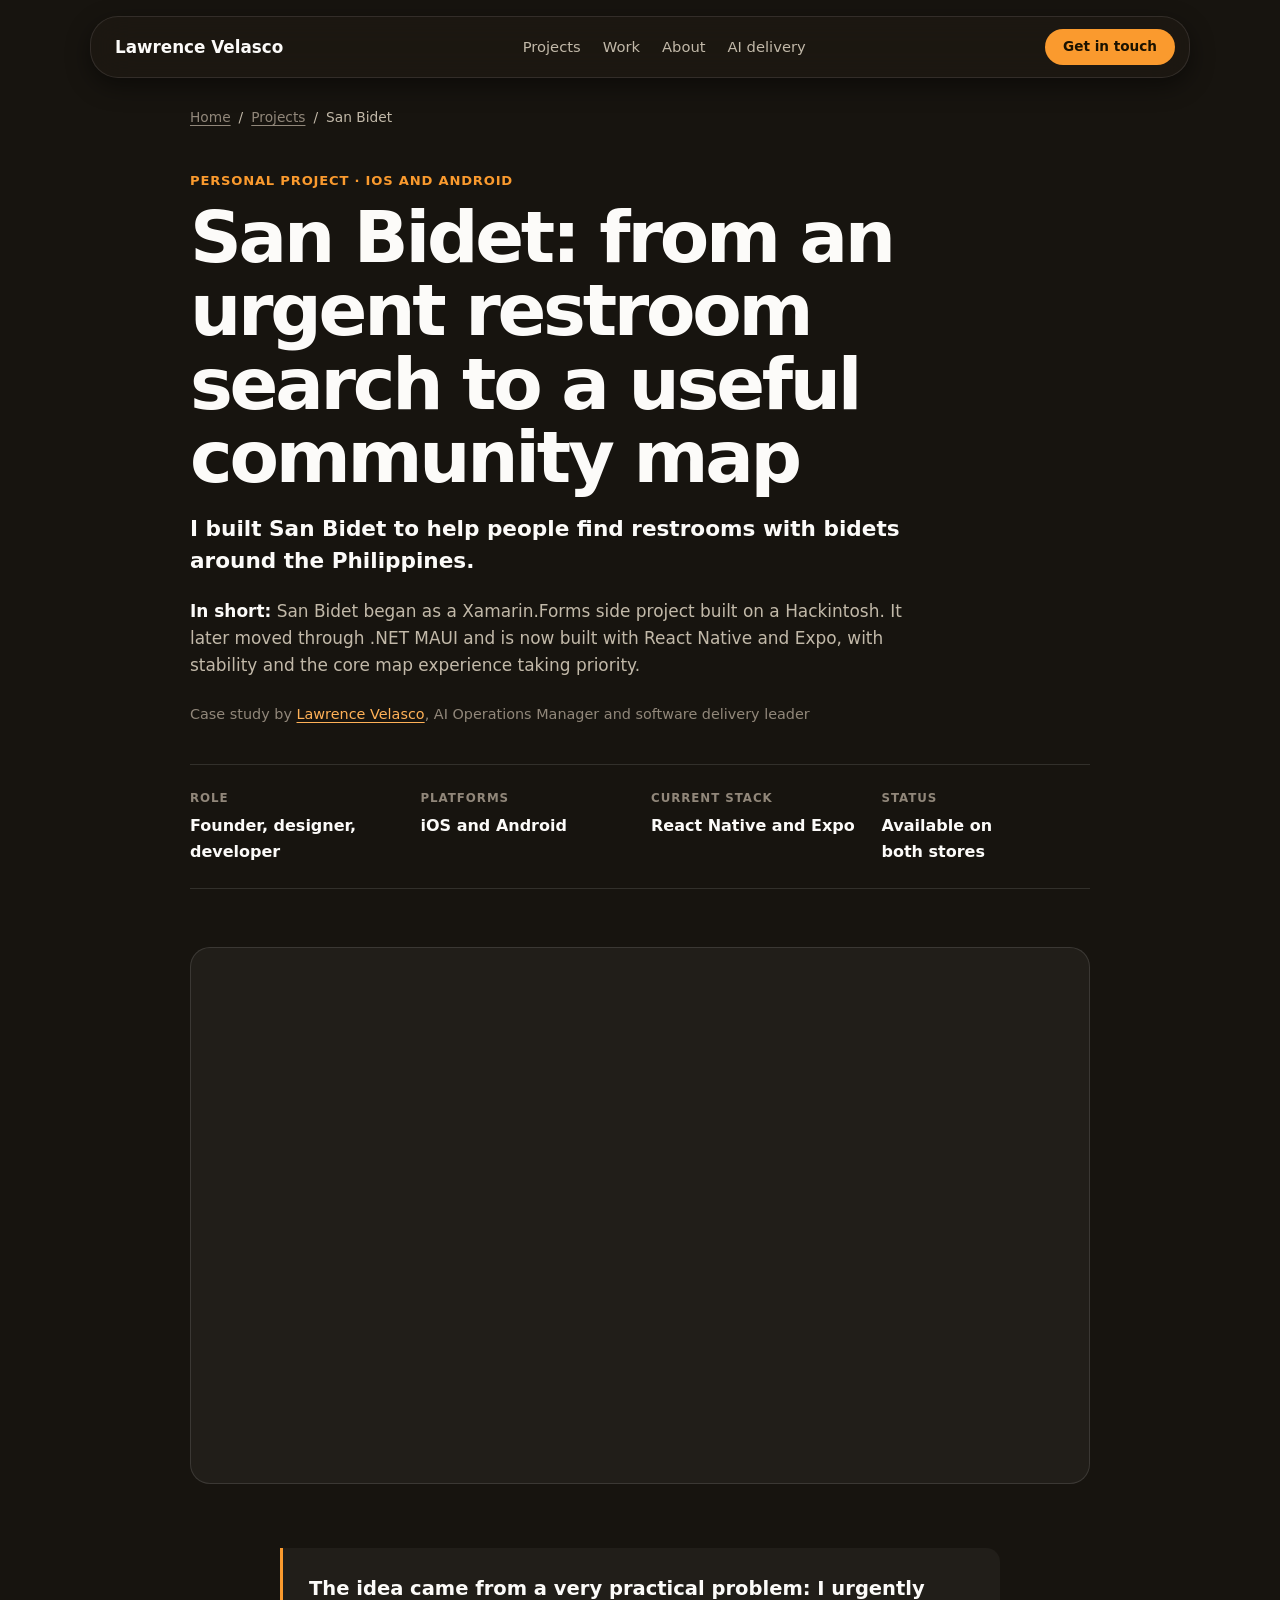
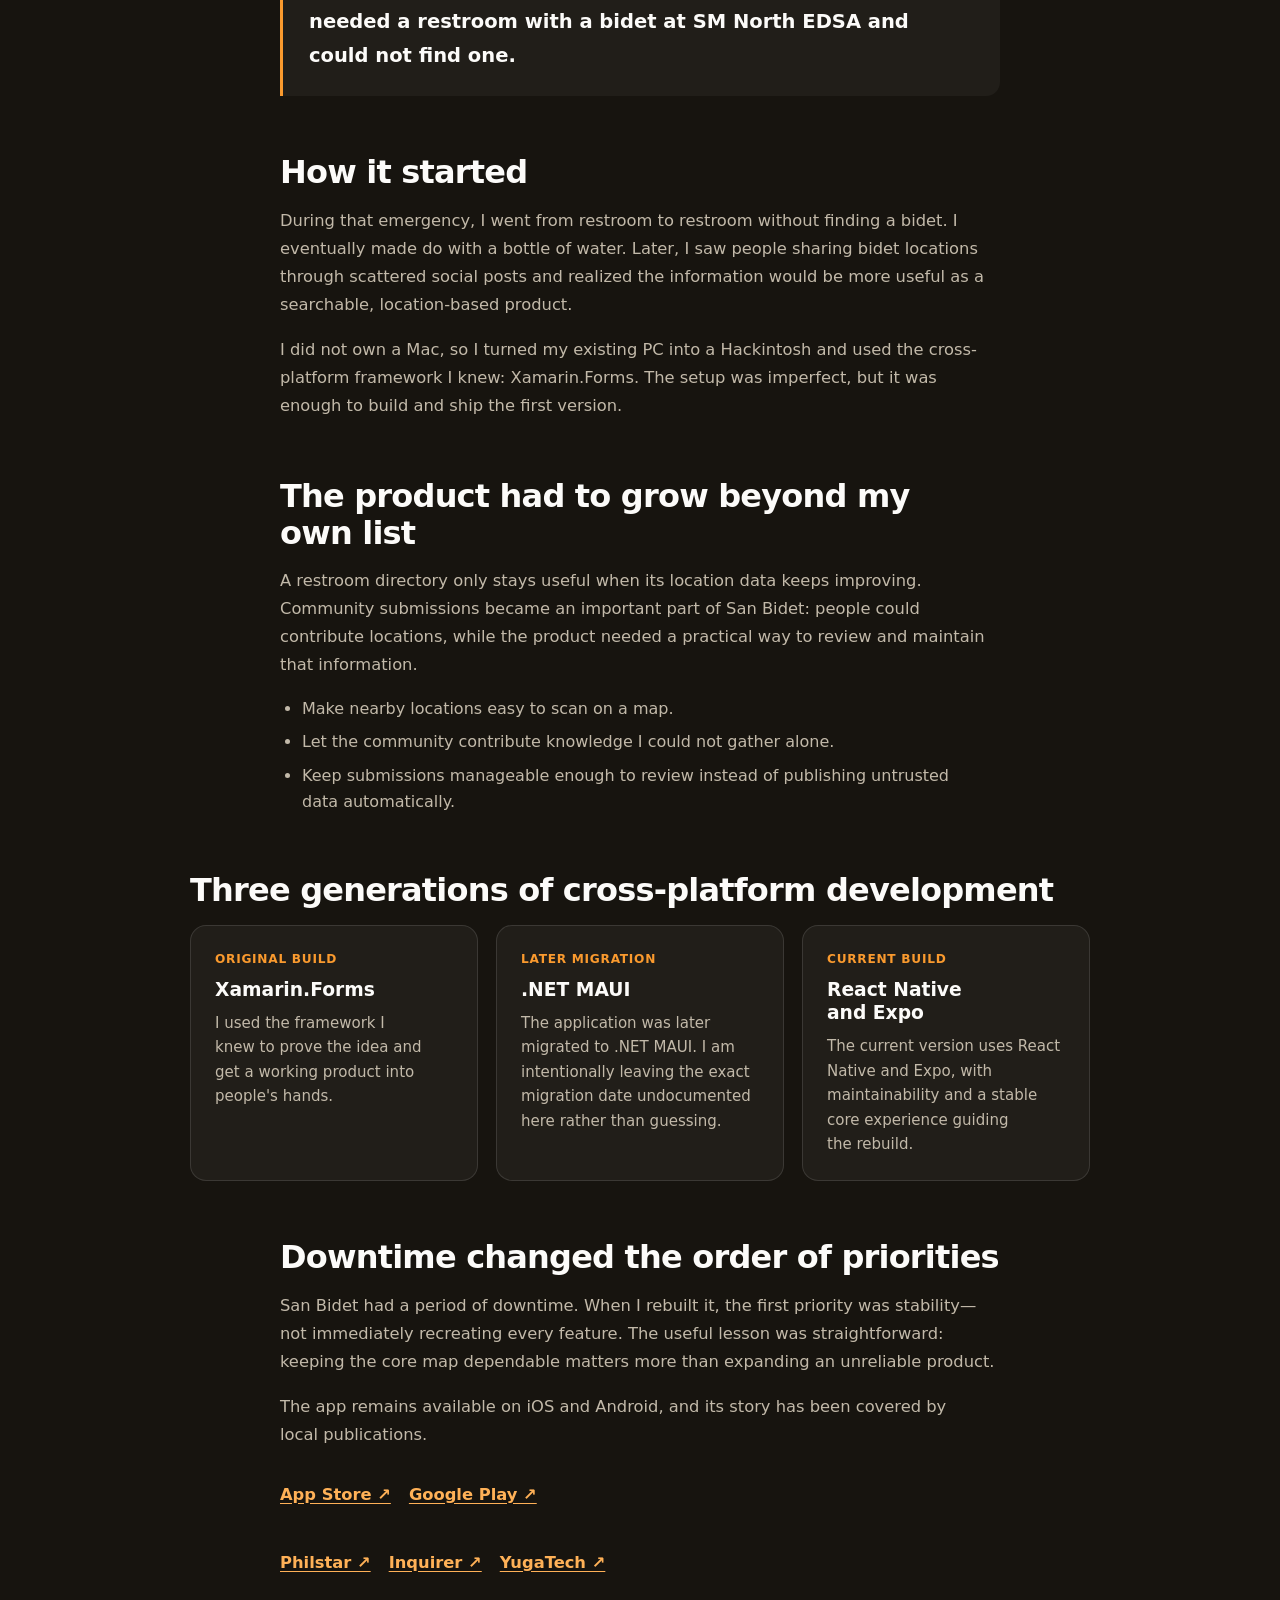
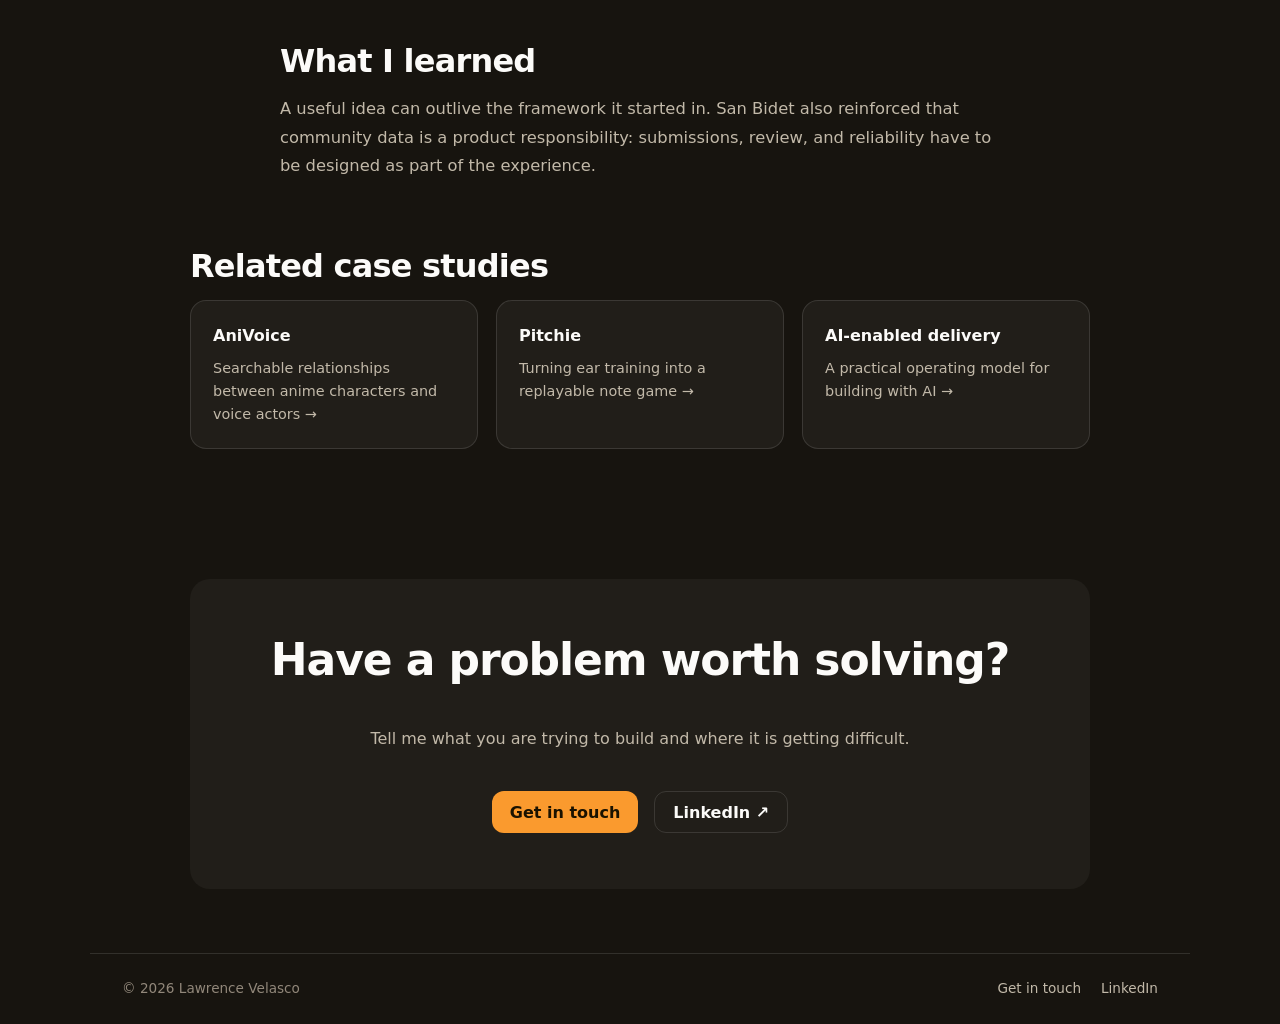
<file: projects/san-bidet/index.html>
<!DOCTYPE html>
<html lang="en">
<head>
  <meta charset="utf-8">
  <meta name="viewport" content="width=device-width, initial-scale=1, viewport-fit=cover">
  <title>San Bidet Case Study | Lawrence Velasco</title>
  <meta name="description" content="How Lawrence Velasco turned an urgent search for a bidet into San Bidet, a community-powered iOS and Android restroom finder for the Philippines.">
  <meta name="author" content="Lawrence Velasco">
  <meta name="robots" content="index,follow,max-image-preview:large,max-snippet:-1,max-video-preview:-1">
  <meta name="theme-color" content="#17140f">
  <meta name="color-scheme" content="dark">
  <link rel="icon" type="image/png" sizes="64x64" href="/assets/favicon-64.png">
  <link rel="apple-touch-icon" sizes="180x180" href="/assets/favicon-180.png">
  <link rel="canonical" href="https://lawrencevelasco.com/projects/san-bidet/">
  <link rel="stylesheet" href="/styles.css?v=20261005">
  <link rel="stylesheet" href="/case-study.css?v=20260801">
  <meta property="og:type" content="website">
  <meta property="og:locale" content="en_PH">
  <meta property="og:site_name" content="Lawrence Velasco">
  <meta property="og:title" content="San Bidet Case Study | Lawrence Velasco">
  <meta property="og:description" content="From an urgent restroom search to a community-powered bidet finder for iOS and Android.">
  <meta property="og:url" content="https://lawrencevelasco.com/projects/san-bidet/">
  <meta property="og:image" content="https://lawrencevelasco.com/assets/case-studies/san-bidet/san-bidet-banner.webp">
  <meta property="og:image:type" content="image/webp">
  <meta property="og:image:width" content="1500">
  <meta property="og:image:height" content="879">
  <meta property="og:image:alt" content="San Bidet app map displayed over an illustrated city map and newspaper collage">
  <meta name="twitter:card" content="summary_large_image">
  <meta name="twitter:title" content="San Bidet Case Study | Lawrence Velasco">
  <meta name="twitter:description" content="From an urgent restroom search to a community-powered bidet finder for iOS and Android.">
  <meta name="twitter:image" content="https://lawrencevelasco.com/assets/case-studies/san-bidet/san-bidet-banner.webp">
  <meta name="twitter:image:alt" content="San Bidet app map displayed over an illustrated city map and newspaper collage">
  <script type="application/ld+json">
  {
    "@context": "https://schema.org",
    "@graph": [
      {
        "@type": "Person",
        "@id": "https://lawrencevelasco.com/#lawrence-velasco",
        "name": "Lawrence Velasco",
        "url": "https://lawrencevelasco.com/"
      },
      {
        "@type": "SoftwareApplication",
        "@id": "https://lawrencevelasco.com/projects/san-bidet/#application",
        "name": "San Bidet",
        "url": "https://lawrencevelasco.com/projects/san-bidet/",
        "applicationCategory": "NavigationApplication",
        "operatingSystem": "iOS, Android",
        "description": "A community-powered restroom finder that helps people locate bidets around the Philippines.",
        "author": {"@id": "https://lawrencevelasco.com/#lawrence-velasco"},
        "image": "https://lawrencevelasco.com/assets/case-studies/san-bidet/san-bidet-banner.webp",
        "sameAs": [
          "https://apps.apple.com/ph/app/san-bidet/id1447757335",
          "https://play.google.com/store/apps/details?id=com.iamlawrencev.sanbidet"
        ]
      },
      {
        "@type": "BreadcrumbList",
        "itemListElement": [
          {"@type": "ListItem", "position": 1, "name": "Home", "item": "https://lawrencevelasco.com/"},
          {"@type": "ListItem", "position": 2, "name": "Projects", "item": "https://lawrencevelasco.com/#projects"},
          {"@type": "ListItem", "position": 3, "name": "San Bidet", "item": "https://lawrencevelasco.com/projects/san-bidet/"}
        ]
      }
    ]
  }
  </script>
</head>
<body>
  <a class="skip-link" href="#content">Skip to content</a>
  <div class="safe-area-cover" aria-hidden="true"></div>
  <header class="site-header">
    <nav class="nav container" aria-label="Primary navigation">
      <a class="brand" href="/">Lawrence Velasco</a>
      <button class="menu-toggle" type="button" aria-label="Menu" aria-expanded="false" aria-controls="nav-links">
        <svg class="menu-icon menu-icon-open" width="18" height="18" viewBox="0 0 24 24" fill="none" stroke="currentColor" stroke-width="2" stroke-linecap="round" aria-hidden="true"><line x1="4" y1="7" x2="20" y2="7"></line><line x1="4" y1="12" x2="20" y2="12"></line><line x1="4" y1="17" x2="20" y2="17"></line></svg>
        <svg class="menu-icon menu-icon-close" width="18" height="18" viewBox="0 0 24 24" fill="none" stroke="currentColor" stroke-width="2" stroke-linecap="round" aria-hidden="true"><line x1="5" y1="5" x2="19" y2="19"></line><line x1="19" y1="5" x2="5" y2="19"></line></svg>
      </button>
      <div class="nav-links" id="nav-links">
        <a href="/#projects">Projects</a><a href="/#experience">Work</a><a href="/#about">About</a><a href="/ai-enabled-software-delivery/">AI delivery</a>
      </div>
      <a class="button button-small nav-contact" href="mailto:me@lawrencevelasco.com">Get in touch</a>
    </nav>
  </header>

  <main class="case-study" id="content">
    <nav class="cs-breadcrumb" aria-label="Breadcrumb"><ol><li><a href="/">Home</a></li><li aria-hidden="true">/</li><li><a href="/#projects">Projects</a></li><li aria-hidden="true">/</li><li aria-current="page">San Bidet</li></ol></nav>
    <header class="cs-hero">
      <p class="cs-kicker">Personal project · iOS and Android</p>
      <h1>San Bidet: from an urgent restroom search to a useful community map</h1>
      <p class="cs-deck">I built San Bidet to help people find restrooms with bidets around the Philippines.</p>
      <p class="cs-summary"><strong>In short:</strong> San Bidet began as a Xamarin.Forms side project built on a Hackintosh. It later moved through .NET MAUI and is now built with React Native and Expo, with stability and the core map experience taking priority.</p>
      <p class="cs-byline">Case study by <a href="/#about">Lawrence Velasco</a>, AI Operations Manager and software delivery leader</p>
    </header>

    <section class="cs-section cs-section-wide" aria-label="Project facts">
      <dl class="cs-facts">
        <div><dt>Role</dt><dd>Founder, designer, developer</dd></div>
        <div><dt>Platforms</dt><dd>iOS and Android</dd></div>
        <div><dt>Current stack</dt><dd>React Native and Expo</dd></div>
        <div><dt>Status</dt><dd>Available on both stores</dd></div>
      </dl>
    </section>

    <figure class="cs-visual cs-visual-banner">
      <img src="/assets/case-studies/san-bidet/san-bidet-banner-960.webp" srcset="/assets/case-studies/san-bidet/san-bidet-banner-640.webp 640w, /assets/case-studies/san-bidet/san-bidet-banner-960.webp 960w, /assets/case-studies/san-bidet/san-bidet-banner.webp 1500w" sizes="(max-width: 480px) calc(100vw - 46px), (max-width: 948px) calc(100vw - 68px), 880px" width="1500" height="879" loading="lazy" decoding="async" alt="San Bidet iPhone map screen displayed over an illustrated city map and newspaper collage">
    </figure>

    <section class="cs-section"><p class="cs-callout">The idea came from a very practical problem: I urgently needed a restroom with a bidet at SM North EDSA and could not find one.</p></section>

    <section class="cs-section">
      <h2>How it started</h2>
      <p>During that emergency, I went from restroom to restroom without finding a bidet. I eventually made do with a bottle of water. Later, I saw people sharing bidet locations through scattered social posts and realized the information would be more useful as a searchable, location-based product.</p>
      <p>I did not own a Mac, so I turned my existing PC into a Hackintosh and used the cross-platform framework I knew: Xamarin.Forms. The setup was imperfect, but it was enough to build and ship the first version.</p>
    </section>

    <section class="cs-section">
      <h2>The product had to grow beyond my own list</h2>
      <p>A restroom directory only stays useful when its location data keeps improving. Community submissions became an important part of San Bidet: people could contribute locations, while the product needed a practical way to review and maintain that information.</p>
      <ul>
        <li>Make nearby locations easy to scan on a map.</li>
        <li>Let the community contribute knowledge I could not gather alone.</li>
        <li>Keep submissions manageable enough to review instead of publishing untrusted data automatically.</li>
      </ul>
    </section>

    <section class="cs-section cs-section-wide">
      <h2>Three generations of cross-platform development</h2>
      <div class="cs-grid">
        <article class="cs-card"><p class="cs-card-label">Original build</p><h3>Xamarin.Forms</h3><p>I used the framework I knew to prove the idea and get a working product into people's hands.</p></article>
        <article class="cs-card"><p class="cs-card-label">Later migration</p><h3>.NET MAUI</h3><p>The application was later migrated to .NET MAUI. I am intentionally leaving the exact migration date undocumented here rather than guessing.</p></article>
        <article class="cs-card"><p class="cs-card-label">Current build</p><h3>React Native and Expo</h3><p>The current version uses React Native and Expo, with maintainability and a stable core experience guiding the rebuild.</p></article>
      </div>
    </section>

    <section class="cs-section">
      <h2>Downtime changed the order of priorities</h2>
      <p>San Bidet had a period of downtime. When I rebuilt it, the first priority was stability—not immediately recreating every feature. The useful lesson was straightforward: keeping the core map dependable matters more than expanding an unreliable product.</p>
      <p>The app remains available on iOS and Android, and its story has been covered by local publications.</p>
      <p class="cs-actions"><a href="https://apps.apple.com/ph/app/san-bidet/id1447757335" target="_blank" rel="noopener noreferrer">App Store ↗</a><a href="https://play.google.com/store/apps/details?id=com.iamlawrencev.sanbidet" target="_blank" rel="noopener noreferrer">Google Play ↗</a></p>
      <p class="cs-actions"><a href="https://www.philstar.com/lifestyle/on-the-radar/2019/01/14/1885041/filipino-launches-san-bidet-navigation-app-nature-calls" target="_blank" rel="noopener noreferrer">Philstar ↗</a><a href="https://opinion.inquirer.net/125395/san-bidet" target="_blank" rel="noopener noreferrer">Inquirer ↗</a><a href="https://www.yugatech.com/news/san-bidet-a-mobile-app-for-your-call-of-nature-urges/" target="_blank" rel="noopener noreferrer">YugaTech ↗</a></p>
    </section>

    <section class="cs-section">
      <h2>What I learned</h2>
      <p>A useful idea can outlive the framework it started in. San Bidet also reinforced that community data is a product responsibility: submissions, review, and reliability have to be designed as part of the experience.</p>
    </section>

    <section class="cs-section cs-section-wide cs-related" aria-labelledby="related-title">
      <h2 id="related-title">Related case studies</h2>
      <div class="cs-related-grid">
        <a class="cs-related-card" href="/projects/anivoice/"><strong>AniVoice</strong><span>Searchable relationships between anime characters and voice actors →</span></a>
        <a class="cs-related-card" href="/projects/pitchie/"><strong>Pitchie</strong><span>Turning ear training into a replayable note game →</span></a>
        <a class="cs-related-card" href="/ai-enabled-software-delivery/"><strong>AI-enabled delivery</strong><span>A practical operating model for building with AI →</span></a>
      </div>
    </section>

    <section class="container contact"><h2>Have a problem worth solving?</h2><p>Tell me what you are trying to build and where it is getting difficult.</p><div><a class="button" href="mailto:me@lawrencevelasco.com">Get in touch</a><a class="button button-secondary" href="https://www.linkedin.com/in/iamlawrencev/" target="_blank" rel="noopener noreferrer">LinkedIn ↗</a></div></section>
  </main>
  <footer class="container"><span>© 2026 Lawrence Velasco</span><div><a href="mailto:me@lawrencevelasco.com">Get in touch</a><a href="https://www.linkedin.com/in/iamlawrencev/" target="_blank" rel="noopener noreferrer">LinkedIn</a></div></footer>
  <script src="/script.js" defer></script>
</body>
</html>
</file>
<file: styles.css>
:root { --bg:#17140f; --surface:#211e19; --surface-2:#28241d; --text:#fcfbf9; --muted:#c2b9a9; --subtle:#91877a; --line:rgba(247,245,241,.12); --accent:#fa9a2e; --accent-strong:#ffb157; --max:1100px; }
* { box-sizing:border-box; }
html { scroll-behavior:smooth; background-color:var(--bg); color-scheme:dark; }
body { margin:0; color:var(--text); background-color:var(--bg); font-family:Inter,ui-sans-serif,system-ui,-apple-system,BlinkMacSystemFont,"Segoe UI",sans-serif; line-height:1.6; text-wrap:pretty; }
.safe-area-cover { position:fixed; z-index:9; top:0; right:0; left:0; height:max(64px,env(safe-area-inset-top)); background:var(--bg); pointer-events:none; }
a { color:var(--accent-strong); text-decoration:none; }
a:hover { color:#ffe0ad; text-decoration:underline; }
a:focus-visible,button:focus-visible,summary:focus-visible { outline:2px solid var(--accent); outline-offset:3px; }
.container { width:min(calc(100% - 32px),var(--max)); margin-inline:auto; }
.site-header { position:sticky; top:16px; z-index:10; width:min(calc(100% - 32px),var(--max)); margin:16px auto 0; border:1px solid rgba(247,245,241,.10); border-radius:28px; background:rgba(31,27,21,.58); backdrop-filter:blur(20px) saturate(1.6); -webkit-backdrop-filter:blur(20px) saturate(1.6); box-shadow:0 8px 24px rgba(0,0,0,.45); overflow:hidden; }
.nav { width:auto; min-height:56px; margin:0; padding:12px 14px 12px 24px; display:flex; gap:20px; align-items:center; justify-content:space-between; border:0; border-radius:inherit; background:transparent; box-shadow:none; }
.brand { color:var(--text); font-weight:750; font-size:1.05rem; white-space:nowrap; }
.brand:hover { color:var(--text); text-decoration:none; }
.nav-links { display:flex; gap:22px; align-items:center; }
.nav-links a { color:var(--muted); font-size:.92rem; font-weight:500; white-space:nowrap; }
.nav-links a.active { color:var(--text); font-weight:700; }
.nav-links a:hover { color:var(--text); text-decoration:none; }
.menu-toggle { display:none; width:36px; height:36px; align-items:center; justify-content:center; border:1px solid var(--line); border-radius:999px; color:var(--text); background:transparent; padding:0; cursor:pointer; }
.menu-icon-close { display:none; }
.menu-toggle[aria-expanded="true"] .menu-icon-open { display:none; }
.menu-toggle[aria-expanded="true"] .menu-icon-close { display:block; }
.button { min-height:42px; padding:0 18px; display:inline-flex; align-items:center; justify-content:center; border:0; border-radius:12px; background:var(--accent); color:#1a1200; font-weight:750; text-decoration:none; }
.button:hover { background:var(--accent-strong); color:#1a1200; text-decoration:none; }
.button-secondary { color:var(--text); background:transparent; border:1px solid var(--line); }
.button-secondary:hover { color:var(--text); background:rgba(255,255,255,.06); }
.button-small { min-height:36px; padding-inline:18px; border-radius:999px; font-size:.85rem; }
.hero { padding:58px 32px 0; }
h1,h2,h3,p { margin-top:0; }
h4 { margin:0 0 10px; color:var(--subtle); font-size:.78rem; font-weight:800; letter-spacing:.08em; text-transform:uppercase; }
h1 { max-width:900px; margin-bottom:8px; font-size:clamp(3rem,8vw,5rem); line-height:1.02; letter-spacing:-.045em; }
h2 { margin-bottom:12px; font-size:clamp(1.65rem,3vw,2rem); line-height:1.15; letter-spacing:-.025em; }
h3 { margin-bottom:6px; font-size:1.17rem; line-height:1.25; }
.hero-title { margin-bottom:24px; color:var(--muted); font-size:1.25rem; font-weight:750; }
.hero-copy { max-width:700px; margin-bottom:28px; color:var(--muted); font-size:1.08rem; }
.hero-actions { display:flex; gap:14px; flex-wrap:wrap; }
.metrics { display:grid; grid-template-columns:repeat(4,1fr); gap:20px; margin:38px 0 0; padding:28px 0; border-top:1px solid var(--line); border-bottom:1px solid var(--line); }
.metrics div { min-width:0; }
.metrics dt { font-size:1.05rem; font-weight:800; line-height:1.45; }
.metrics dd { margin:4px 0 0; color:var(--subtle); font-size:.9rem; }
.section { padding:72px 32px 0; scroll-margin-top:92px; }
.eyebrow { margin-bottom:10px; color:var(--accent); font-size:.86rem; font-weight:800; letter-spacing:.045em; text-transform:uppercase; }
.section-intro { max-width:770px; margin-bottom:28px; color:var(--muted); font-size:1.02rem; }
p a, dd a, li a { text-decoration:underline; text-underline-offset:3px; }
.project-list { display:grid; gap:30px; }
.project-card { display:grid; grid-template-columns:280px 1fr; gap:32px; padding:28px; background:var(--surface); border:1px solid rgba(255,255,255,.03); border-radius:18px; }
.project-visual { min-width:0; height:280px; padding:8px; display:flex; align-items:center; justify-content:center; overflow:hidden; border-radius:20px; background:#16130f; }
.project-visual > img { width:100%; height:100%; display:block; object-fit:cover; border-radius:13px; }
.project-visual-pair { gap:6px; }
.project-visual-pair > img { width:calc(50% - 3px); object-fit:contain; background:#2b2b2b; border-radius:10px; }
.project-content { min-width:0; }
.project-heading { display:flex; gap:16px; align-items:start; justify-content:space-between; }
.project-heading > div > p, .project-content > p { color:var(--muted); }
.project-heading time { flex:none; color:var(--subtle); font-size:.85rem; white-space:nowrap; }
.project-facts { display:grid; grid-template-columns:repeat(2,1fr); gap:20px; margin:18px 0; padding:16px 0; border-top:1px solid var(--line); }
.project-facts dt { color:var(--subtle); font-size:.75rem; font-weight:750; letter-spacing:.08em; text-transform:uppercase; }
.project-facts dd { margin:5px 0 0; font-weight:650; }
.project-facts div:last-child dd { color:#85cf9f; }
.tags,.skill-list { display:flex; gap:8px; flex-wrap:wrap; margin:0; padding:0; list-style:none; }
.tags li { padding:3px 10px; color:var(--muted); border-radius:999px; background:#1a1712; font-size:.78rem; font-weight:700; }
.store-links,.press-links,.profile-links { display:flex; gap:12px 22px; align-items:center; flex-wrap:wrap; margin:16px 0 0 !important; font-size:.92rem; font-weight:750; }
.store-links a,.press-links a,.profile-links a { min-height:44px; display:inline-flex; align-items:center; }
.press-links span,.profile-links span { min-height:44px; display:inline-flex; align-items:center; color:var(--subtle); }
.filters { display:flex; gap:10px; flex-wrap:wrap; margin-bottom:24px; }
.filter { padding:7px 14px; border:1px solid var(--line); border-radius:999px; color:var(--muted); background:var(--surface); font:inherit; font-size:.85rem; font-weight:700; cursor:pointer; }
.filter:hover,.filter.active { border-color:var(--accent); color:#ffcc85; background:rgba(242,133,0,.14); }
.work-grid { display:grid; grid-template-columns:repeat(3,1fr); gap:22px; }
.work-card,.about-grid article { padding:24px; border-radius:14px; background:var(--surface-2); }
.work-card p,.about-grid p { color:var(--muted); font-size:.93rem; }
.work-card .tags { margin-top:18px; }
.work-card[hidden] { display:none; }
.featured-work-grid { display:grid; grid-template-columns:repeat(3,1fr); gap:18px; margin-top:32px; }
.featured-work-card { min-width:0; border:1px solid var(--line); border-radius:16px; }
.featured-work-card { padding:28px; background:var(--surface); }
.featured-work-card h3 { margin:0 0 10px; color:var(--text); font-size:1.08rem; font-weight:750; letter-spacing:-.01em; line-height:1.3; text-transform:none; }
.featured-work-card > p:last-child { margin:0; color:var(--muted); font-size:.93rem; }
.work-kicker { margin:0 0 14px; color:var(--accent); font-size:.72rem; font-weight:800; letter-spacing:.055em; line-height:1.35; text-transform:uppercase; }
.about-grid { display:grid; grid-template-columns:repeat(2,1fr); gap:28px; margin:28px 0 36px; }
.about-profile { display:grid; grid-template-columns:minmax(0,1fr) 260px; gap:48px; align-items:start; }
.about-profile .section-intro:last-child { margin-bottom:0; }
.profile-portrait { width:100%; margin:0; }
.profile-portrait img { width:100%; height:auto; display:block; aspect-ratio:1; object-fit:cover; border:1px solid var(--line); border-radius:20px; background:var(--surface); box-shadow:0 18px 38px rgba(0,0,0,.28); }
.profile-portrait figcaption { margin-top:10px; color:var(--subtle); font-size:.8rem; line-height:1.45; }
.skill-list li { padding:6px 14px; color:var(--muted); border:1px solid var(--line); border-radius:999px; background:var(--surface); font-size:.86rem; }
.profile-links { margin-top:24px !important; }
.answer-list { display:grid; grid-template-columns:repeat(2,1fr); gap:18px; margin:28px 0 0; }
.answer-list div { padding:24px; border:1px solid var(--line); border-radius:14px; background:var(--surface); }
.answer-list dt { margin-bottom:8px; font-weight:800; line-height:1.35; }
.answer-list dd { margin:0; color:var(--muted); }
.skills-groups { display:grid; gap:24px; }
.career-history { margin-top:40px; scroll-margin-top:92px; }
.career-company { margin:24px 0 12px; color:var(--muted); font-weight:650; }
.career-role { margin-bottom:12px; padding:20px 24px; border:1px solid var(--line); border-radius:14px; background:var(--surface); }
.career-role summary { cursor:pointer; }
.career-role summary::marker { color:var(--accent); }
.career-dates { display:block; margin:4px 0 0 18px; color:var(--muted); font-size:.85rem; }
.career-role p { margin:18px 0 12px; color:var(--muted); }
.career-role ul { margin:0; padding-left:20px; color:var(--muted); }
.career-role li + li { margin-top:8px; }
.education-credentials { margin-top:36px; }
.education-credentials > p { color:var(--muted); }
.certifications { margin:0; border-top:1px solid var(--line); }
.certifications div { display:flex; gap:16px; align-items:center; justify-content:space-between; padding:14px 0; border-bottom:1px solid var(--line); }
.certifications dt { font-weight:650; }.certifications dd { margin:0; color:var(--subtle); font-size:.85rem; }
.contact { margin-top:72px; padding:56px 40px; display:flex; gap:24px; flex-direction:column; align-items:center; text-align:center; border-radius:20px; background:var(--surface); }.contact h2 { margin:0; font-size:clamp(2rem,5vw,2.75rem); }.contact div { display:flex; gap:16px; flex-wrap:wrap; justify-content:center; }
footer { display:flex; gap:16px; justify-content:space-between; flex-wrap:wrap; margin-top:64px; padding:24px 32px; color:var(--subtle); border-top:1px solid var(--line); font-size:.85rem; } footer div { display:flex; gap:20px; } footer a { color:var(--muted); }
@media (max-width:800px) { .nav { flex-wrap:wrap; padding-inline:18px; gap:12px; }.menu-toggle { display:flex; }.nav-links { position:static; flex:0 0 100%; display:none; padding:2px 14px 14px; flex-direction:column; align-items:stretch; gap:4px; border:0; border-radius:0 0 28px 28px; background:transparent; box-shadow:none; }.nav-links.open { display:flex; }.nav-links a { padding:12px 14px; }.nav-contact { display:none; }.hero,.section { padding-inline:0; }.metrics { grid-template-columns:repeat(2,1fr); }.project-card { grid-template-columns:1fr; gap:20px; padding:18px; }.project-visual { height:250px; }.featured-work-grid,.answer-list,.about-profile { grid-template-columns:1fr; }.about-grid { grid-template-columns:1fr; }.profile-portrait { width:min(220px,70vw); }.project-facts { grid-template-columns:1fr; gap:12px; }.project-heading { flex-direction:column; gap:2px; }.project-heading time { white-space:normal; } .contact { padding:40px 20px; } footer { padding-inline:0; } }
@media (max-width:480px) { .metrics { grid-template-columns:1fr; }.hero-actions,.contact div { align-items:stretch; flex-direction:column; }.button { width:100%; }.project-visual { height:220px; } }
@media (max-width:480px) { .career-role { padding:18px; }.certifications div { align-items:start; flex-direction:column; gap:4px; } }
</file>
<file: case-study.css>
.skip-link { position:absolute; z-index:100; top:8px; left:8px; padding:10px 14px; border-radius:10px; background:var(--accent); color:#1a1200; font-weight:750; transform:translateY(-150%); }
.skip-link:focus { color:#1a1200; transform:translateY(0); }
.case-study { overflow:hidden; }
.case-study h1 { max-width:880px; margin:10px 0 18px; font-size:clamp(2.4rem,6vw,4.5rem); }
.case-study h2 { margin-bottom:16px; }
.case-study h3 { margin-bottom:10px; }
.case-study p,.case-study li { color:var(--muted); }
.case-study strong { color:var(--text); }
.cs-breadcrumb { width:min(calc(100% - 48px),900px); margin:28px auto 0; color:var(--subtle); font-size:.86rem; }
.cs-breadcrumb ol { display:flex; gap:8px; flex-wrap:wrap; margin:0; padding:0; list-style:none; }
.cs-breadcrumb a { color:var(--subtle); }
.cs-hero { width:min(calc(100% - 48px),900px); margin-inline:auto; padding:42px 0 38px; }
.cs-kicker { margin-bottom:10px; color:var(--accent) !important; font-size:.82rem; font-weight:800; letter-spacing:.06em; text-transform:uppercase; }
.cs-deck { max-width:730px; margin-bottom:20px; color:var(--text) !important; font-size:clamp(1.15rem,2.5vw,1.35rem); font-weight:650; line-height:1.5; }
.cs-summary { max-width:740px; margin:0; font-size:1.06rem; }
.cs-byline { margin:24px 0 0; color:var(--subtle) !important; font-size:.9rem; }
.cs-byline a { text-decoration:underline; text-underline-offset:3px; }
.cs-facts { display:grid; grid-template-columns:repeat(4,1fr); gap:22px; margin:0; padding:24px 0; border-top:1px solid var(--line); border-bottom:1px solid var(--line); }
.cs-facts dt { color:var(--subtle); font-size:.74rem; font-weight:800; letter-spacing:.08em; text-transform:uppercase; }
.cs-facts dd { margin:5px 0 0; color:var(--text); font-weight:650; }
.cs-visual { width:min(calc(100% - 48px),900px); margin:0 auto 64px; padding:28px; display:flex; justify-content:center; border:1px solid var(--line); border-radius:20px; background:var(--surface); }
.cs-visual img { display:block; width:auto; max-width:100%; height:auto; max-height:520px; border-radius:14px; }
.cs-visual-banner { padding:10px; overflow:hidden; }
.cs-visual-banner img { width:100%; max-height:none; aspect-ratio:1500/879; object-fit:cover; }
.cs-visual-pair { gap:12px; }
.cs-visual-pair img { width:min(calc(50% - 6px),260px); object-fit:contain; }
.cs-section { width:min(calc(100% - 48px),720px); margin:0 auto; padding:0 0 58px; }
.cs-section-wide { width:min(calc(100% - 48px),900px); }
.cs-section > :last-child { margin-bottom:0; }
.cs-section p { font-size:1.02rem; line-height:1.72; }
.cs-section ul,.cs-section ol { margin:0; padding-left:22px; }
.cs-section li + li { margin-top:8px; }
.cs-callout { padding:24px 26px; border-left:3px solid var(--accent); border-radius:0 14px 14px 0; background:var(--surface); color:var(--text) !important; font-size:1.22rem !important; font-weight:700; }
.cs-grid { display:grid; grid-template-columns:repeat(3,1fr); gap:18px; }
.cs-grid-two { grid-template-columns:repeat(2,1fr); }
.cs-card { min-width:0; padding:24px; border:1px solid var(--line); border-radius:16px; background:var(--surface); }
.cs-card p { margin:0; font-size:.94rem; line-height:1.62; }
.cs-card-label { margin:0 0 8px !important; color:var(--accent) !important; font-size:.76rem !important; font-weight:800; letter-spacing:.06em; text-transform:uppercase; }
.cs-flow { display:grid; grid-template-columns:repeat(4,minmax(0,1fr)); gap:20px; margin:28px 0 0; padding:0; list-style:none; counter-reset:flow-step; }
.cs-flow li { position:relative; min-height:136px; padding:24px 18px 20px; display:flex; flex-direction:column; align-items:center; justify-content:center; border:1px solid var(--line); border-radius:16px; background:linear-gradient(145deg,var(--surface-2),var(--surface)); box-shadow:0 10px 24px rgba(0,0,0,.14); color:var(--text); font-size:1rem; font-weight:750; line-height:1.35; text-align:center; counter-increment:flow-step; }
.cs-flow li + li { margin-top:0; }
.cs-flow li::before { content:"0" counter(flow-step); margin-bottom:10px; color:var(--accent); font-size:.72rem; font-weight:850; letter-spacing:.1em; }
.cs-flow li:not(:last-child)::after { content:"\2192"; position:absolute; z-index:1; top:50%; right:-29px; width:38px; height:38px; display:grid; place-items:center; border:1px solid var(--line); border-radius:999px; background:var(--bg); color:var(--accent-strong); font-size:1.2rem; transform:translateY(-50%); }
.cs-actions { display:flex; gap:18px; flex-wrap:wrap; margin-top:24px; font-weight:750; }
.cs-actions a { min-height:44px; display:inline-flex; align-items:center; }
.cs-related { padding-top:10px; }
.cs-related-grid { display:grid; grid-template-columns:repeat(3,1fr); gap:18px; }
.cs-related-card { display:block; min-height:132px; padding:22px; border:1px solid var(--line); border-radius:16px; background:var(--surface); color:var(--text); }
.cs-related-card:hover { border-color:rgba(250,154,46,.55); color:var(--text); text-decoration:none; }
.cs-related-card span { display:block; margin-top:8px; color:var(--muted); font-size:.9rem; }
.case-study .contact { width:min(calc(100% - 32px),900px); }
@media (max-width:800px) {
  .cs-facts { grid-template-columns:repeat(2,1fr); }
  .cs-grid,.cs-related-grid { grid-template-columns:1fr; }
  .cs-grid-two { grid-template-columns:1fr; }
  .cs-flow { grid-template-columns:1fr; gap:22px; }
  .cs-flow li { min-height:112px; }
  .cs-flow li:not(:last-child)::after { content:"\2193"; top:auto; right:auto; bottom:-31px; left:50%; transform:translateX(-50%); }
}
@media (max-width:480px) {
  .cs-breadcrumb,.cs-hero,.cs-visual,.cs-section { width:min(calc(100% - 32px),900px); }
  .cs-hero { padding-top:32px; }
  .cs-facts { grid-template-columns:1fr; gap:14px; }
  .cs-visual { margin-bottom:48px; padding:16px; }
  .cs-visual-banner { padding:7px; }
  .cs-visual-pair { gap:7px; }
}
</file>
